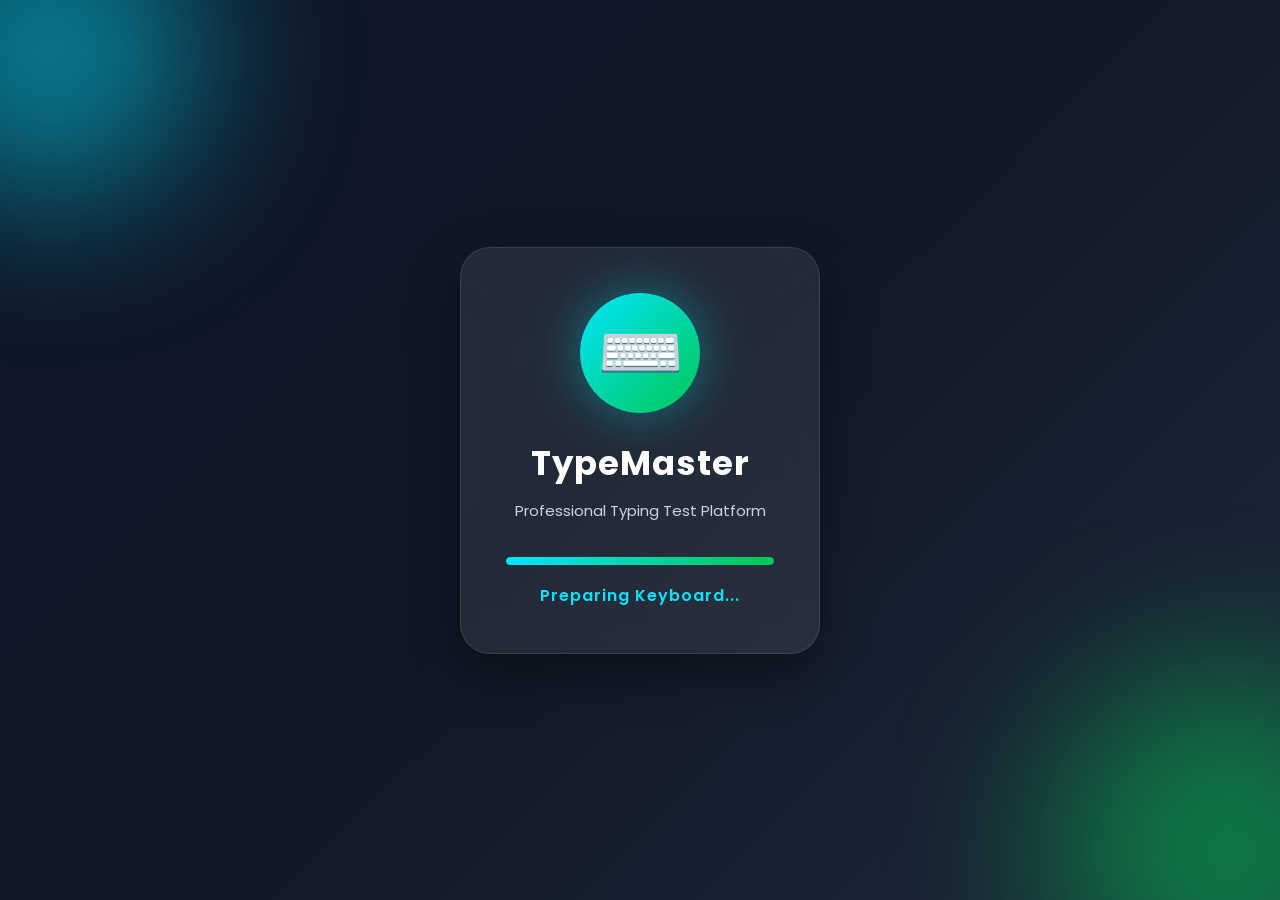
<file: Index.html>
<!DOCTYPE html>
<html lang="en">
<head>
<meta charset="UTF-8">
<meta name="viewport" content="width=device-width, initial-scale=1.0">
<title>Typing Test - Splash Screen</title>

<link rel="preconnect" href="https://fonts.googleapis.com">
<link rel="preconnect" href="https://fonts.gstatic.com" crossorigin>
<link href="https://fonts.googleapis.com/css2?family=Poppins:wght@300;400;500;600;700;800&display=swap" rel="stylesheet">

<!-- <link rel="stylesheet" href="style.css"> -->
  <style>
    *{
margin:0;
padding:0;
box-sizing:border-box;
font-family:Poppins,sans-serif;
}

body{

background:#0f172a;
overflow:hidden;

}

#splash{

position:fixed;
width:100%;
height:100vh;

display:flex;
justify-content:center;
align-items:center;

background:linear-gradient(135deg,#0f172a,#111827,#1e293b);

}

.glass{

width:360px;

padding:45px;

border-radius:30px;

backdrop-filter:blur(20px);

background:rgba(255,255,255,.08);

border:1px solid rgba(255,255,255,.1);

box-shadow:
0 20px 50px rgba(0,0,0,.4);

text-align:center;

z-index:2;

animation:popup .8s ease;

}

.logo{

font-size:70px;

width:120px;
height:120px;

margin:auto;

display:flex;
align-items:center;
justify-content:center;

border-radius:50%;

background:linear-gradient(135deg,#00E5FF,#00C853);

box-shadow:

0 0 50px rgba(0,229,255,.4);

animation:float 2s infinite ease-in-out;

}

h1{

margin-top:25px;

color:white;

font-size:34px;

font-weight:700;

letter-spacing:1px;

}

p{

margin-top:10px;

color:#cbd5e1;

font-size:15px;

}

.loader{

margin-top:35px;

width:100%;

height:8px;

background:rgba(255,255,255,.1);

border-radius:20px;

overflow:hidden;

}

.progress{

height:100%;

width:0;

background:linear-gradient(90deg,#00E5FF,#00C853);

border-radius:20px;

animation:loading 4s linear forwards;

}

#loadingText{

display:block;

margin-top:18px;

color:#00E5FF;

font-weight:600;

letter-spacing:1px;

}

.bg-circle{

position:absolute;

border-radius:50%;

filter:blur(80px);

opacity:.5;

}

.one{

width:300px;
height:300px;

background:#00E5FF;

left:-100px;
top:-100px;

animation:move1 10s infinite alternate;

}

.two{

width:350px;
height:350px;

background:#00C853;

right:-120px;
bottom:-120px;

animation:move2 10s infinite alternate;

}

@keyframes popup{

from{

transform:scale(.8);
opacity:0;

}

to{

transform:scale(1);
opacity:1;

}

}

@keyframes float{

0%,100%{

transform:translateY(0);

}

50%{

transform:translateY(-10px);

}

}

@keyframes loading{

100%{

width:100%;

}

}

@keyframes move1{

100%{

transform:translate(100px,100px);

}

}

@keyframes move2{

100%{

transform:translate(-100px,-80px);

}

}
  </style>
</head>
<body>

<div id="splash">

    <div class="bg-circle one"></div>
    <div class="bg-circle two"></div>

    <div class="glass">

        <div class="logo">
            ⌨️
        </div>

        <h1>TypeMaster</h1>

        <p>Professional Typing Test Platform</p>

        <div class="loader">
            <div class="progress"></div>
        </div>

        <span id="loadingText">Loading...</span>

    </div>

</div>

<script>
  const text = document.getElementById("loadingText");

const messages = [

"Loading Assets...",
"Preparing Keyboard...",
"Loading Words...",
"Optimizing Performance...",
"Almost Ready..."

];

let i = 0;

const interval = setInterval(()=>{

i++;

if(i < messages.length){

text.innerHTML = messages[i];

}

},800);

setTimeout(()=>{

clearInterval(interval);

window.location.href="login.html"; // Next Page

},4000);
</script>

</body>
</html>
</file>
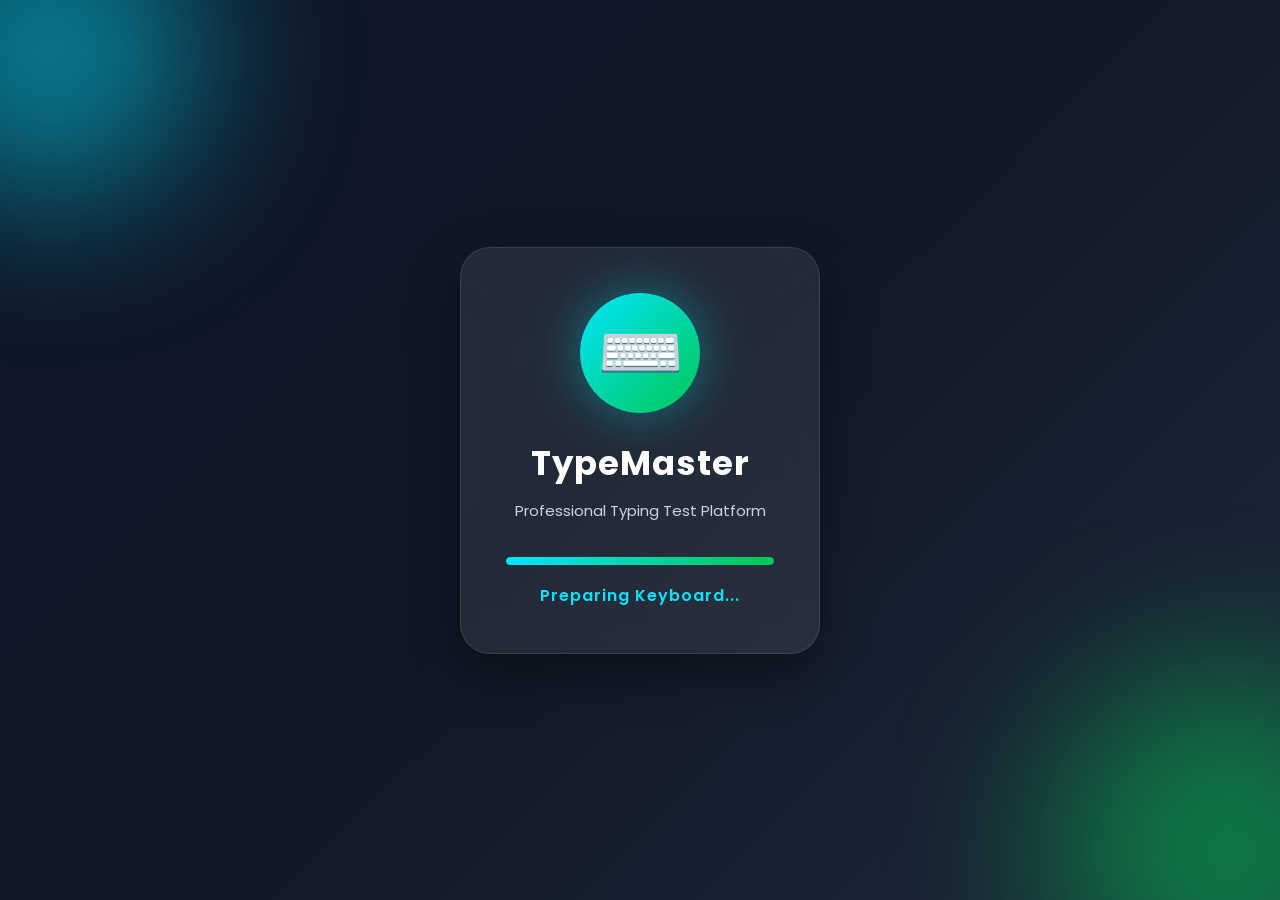
<file: index.html>
<!DOCTYPE html>
<html lang="en">
<head>
<meta charset="UTF-8">
<meta name="viewport" content="width=device-width, initial-scale=1.0">
<title>Typing Test - Splash Screen</title>

<link rel="preconnect" href="https://fonts.googleapis.com">
<link rel="preconnect" href="https://fonts.gstatic.com" crossorigin>
<link href="https://fonts.googleapis.com/css2?family=Poppins:wght@300;400;500;600;700;800&display=swap" rel="stylesheet">

<!-- <link rel="stylesheet" href="style.css"> -->
  <style>
    *{
margin:0;
padding:0;
box-sizing:border-box;
font-family:Poppins,sans-serif;
}

body{

background:#0f172a;
overflow:hidden;

}

#splash{

position:fixed;
width:100%;
height:100vh;

display:flex;
justify-content:center;
align-items:center;

background:linear-gradient(135deg,#0f172a,#111827,#1e293b);

}

.glass{

width:360px;

padding:45px;

border-radius:30px;

backdrop-filter:blur(20px);

background:rgba(255,255,255,.08);

border:1px solid rgba(255,255,255,.1);

box-shadow:
0 20px 50px rgba(0,0,0,.4);

text-align:center;

z-index:2;

animation:popup .8s ease;

}

.logo{

font-size:70px;

width:120px;
height:120px;

margin:auto;

display:flex;
align-items:center;
justify-content:center;

border-radius:50%;

background:linear-gradient(135deg,#00E5FF,#00C853);

box-shadow:

0 0 50px rgba(0,229,255,.4);

animation:float 2s infinite ease-in-out;

}

h1{

margin-top:25px;

color:white;

font-size:34px;

font-weight:700;

letter-spacing:1px;

}

p{

margin-top:10px;

color:#cbd5e1;

font-size:15px;

}

.loader{

margin-top:35px;

width:100%;

height:8px;

background:rgba(255,255,255,.1);

border-radius:20px;

overflow:hidden;

}

.progress{

height:100%;

width:0;

background:linear-gradient(90deg,#00E5FF,#00C853);

border-radius:20px;

animation:loading 4s linear forwards;

}

#loadingText{

display:block;

margin-top:18px;

color:#00E5FF;

font-weight:600;

letter-spacing:1px;

}

.bg-circle{

position:absolute;

border-radius:50%;

filter:blur(80px);

opacity:.5;

}

.one{

width:300px;
height:300px;

background:#00E5FF;

left:-100px;
top:-100px;

animation:move1 10s infinite alternate;

}

.two{

width:350px;
height:350px;

background:#00C853;

right:-120px;
bottom:-120px;

animation:move2 10s infinite alternate;

}

@keyframes popup{

from{

transform:scale(.8);
opacity:0;

}

to{

transform:scale(1);
opacity:1;

}

}

@keyframes float{

0%,100%{

transform:translateY(0);

}

50%{

transform:translateY(-10px);

}

}

@keyframes loading{

100%{

width:100%;

}

}

@keyframes move1{

100%{

transform:translate(100px,100px);

}

}

@keyframes move2{

100%{

transform:translate(-100px,-80px);

}

}
  </style>
</head>
<body>

<div id="splash">

    <div class="bg-circle one"></div>
    <div class="bg-circle two"></div>

    <div class="glass">

        <div class="logo">
            ⌨️
        </div>

        <h1>TypeMaster</h1>

        <p>Professional Typing Test Platform</p>

        <div class="loader">
            <div class="progress"></div>
        </div>

        <span id="loadingText">Loading...</span>

    </div>

</div>

<script>
  const text = document.getElementById("loadingText");

const messages = [

"Loading Assets...",
"Preparing Keyboard...",
"Loading Words...",
"Optimizing Performance...",
"Almost Ready..."

];

let i = 0;

const interval = setInterval(()=>{

i++;

if(i < messages.length){

text.innerHTML = messages[i];

}

},800);

setTimeout(()=>{

clearInterval(interval);

window.location.href="login.html"; // Next Page

},4000);
</script>

</body>
</html>
</file>
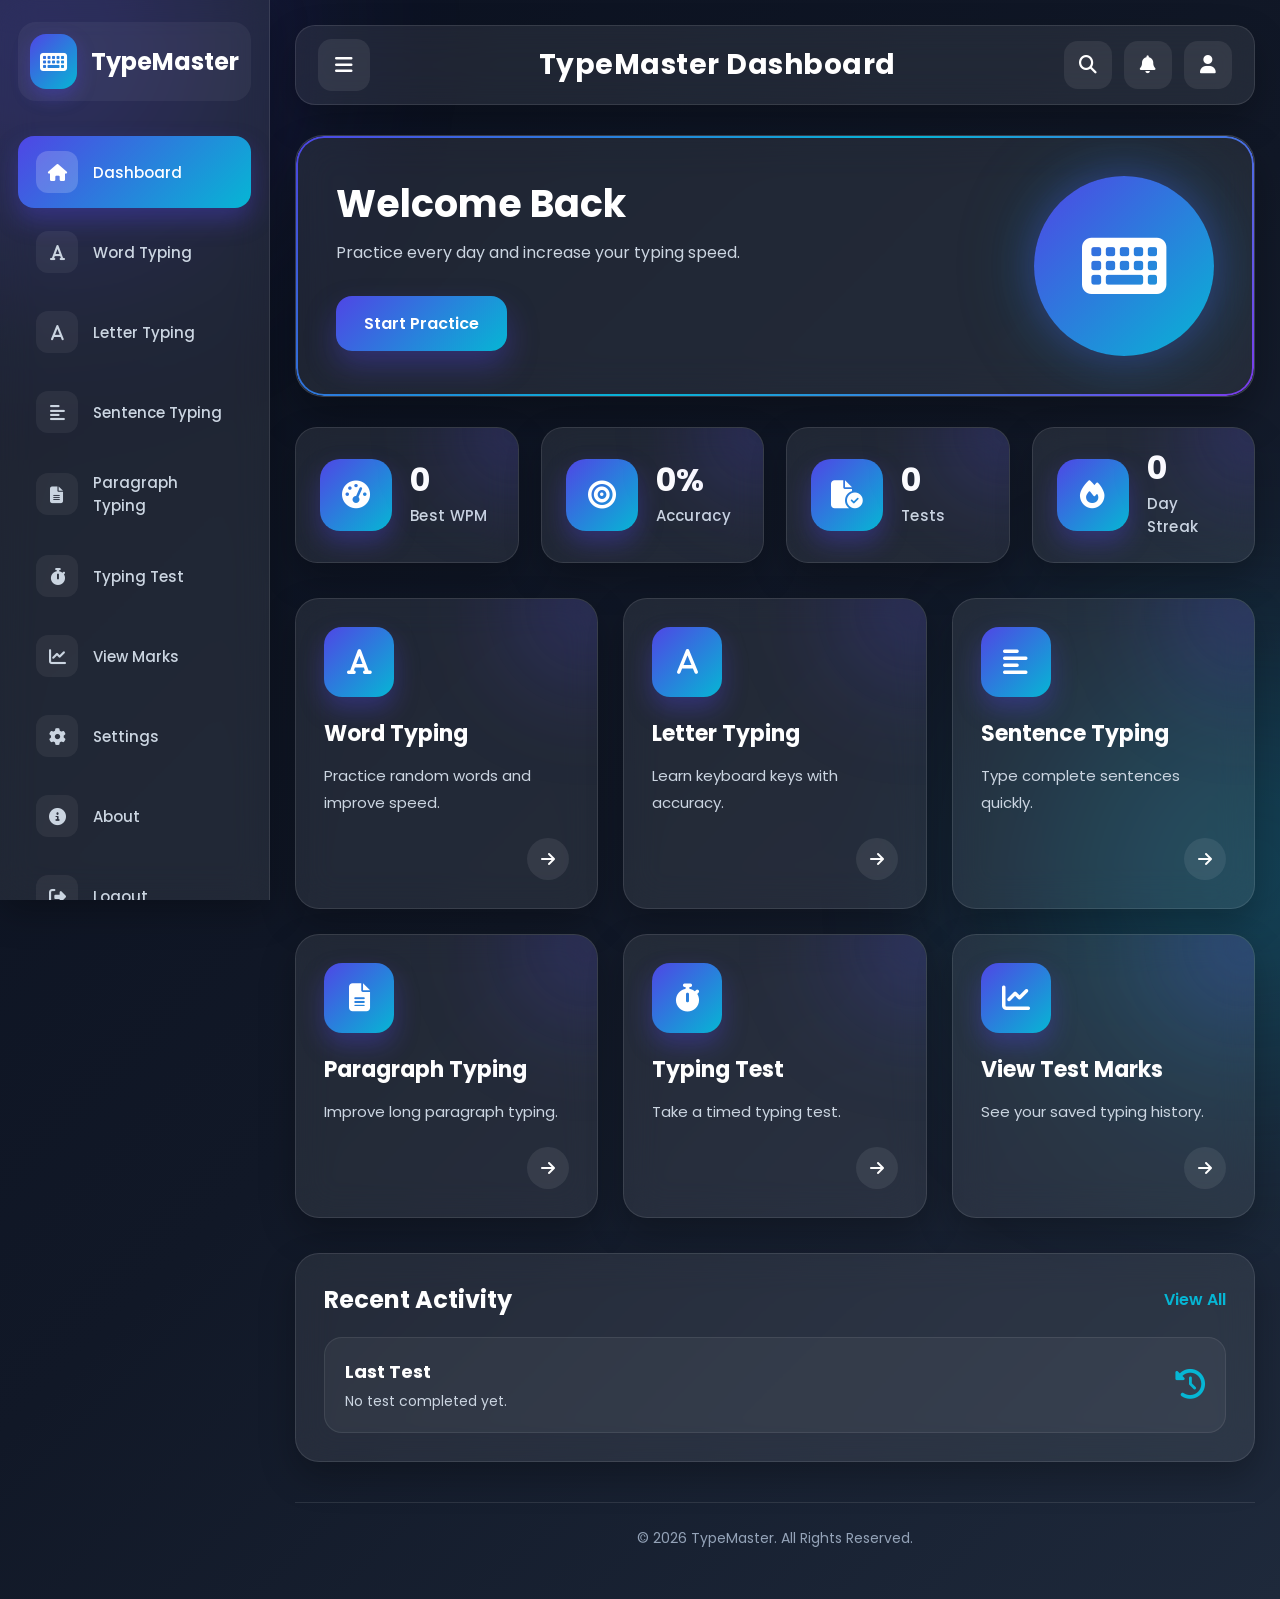
<file: home.html>
<!DOCTYPE html>
<html lang="en">

<head>

<meta charset="UTF-8">
<meta name="viewport" content="width=device-width, initial-scale=1.0">

<title>TypeMaster Dashboard</title>

<link rel="preconnect" href="https://fonts.googleapis.com">
<link rel="preconnect" href="https://fonts.gstatic.com" crossorigin>

<link href="https://fonts.googleapis.com/css2?family=Poppins:wght@300;400;500;600;700;800&display=swap" rel="stylesheet">

<link rel="stylesheet"
href="https://cdnjs.cloudflare.com/ajax/libs/font-awesome/6.7.2/css/all.min.css">

<!-- <link rel="stylesheet" href="style.css"> -->
  <style>
    /* ==========================================
   TYPEMASTER DASHBOARD
   STYLE.CSS - PART 1A
========================================== */

@import url('https://fonts.googleapis.com/css2?family=Poppins:wght@300;400;500;600;700;800&display=swap');

:root{

--primary:#4F46E5;
--secondary:#7C3AED;
--accent:#06B6D4;

--success:#22C55E;
--warning:#F59E0B;
--danger:#EF4444;

--bg:#0B1120;
--bg2:#111827;
--card:rgba(255,255,255,.08);

--text:#FFFFFF;
--text2:#CBD5E1;

--border:rgba(255,255,255,.10);

--radius:20px;

--shadow:
0 20px 40px rgba(0,0,0,.35);

}

*{

margin:0;
padding:0;

box-sizing:border-box;

font-family:'Poppins',sans-serif;

}

html{

scroll-behavior:smooth;

}

body{

background:
linear-gradient(135deg,#0B1120,#111827,#1E293B);

color:var(--text);

min-height:100vh;

overflow-x:hidden;

}

/* =============================
BACKGROUND
============================= */

body::before{

content:"";

position:fixed;

top:-180px;
left:-180px;

width:420px;
height:420px;

border-radius:50%;

background:#4F46E5;

filter:blur(120px);

opacity:.30;

z-index:-2;

}

body::after{

content:"";

position:fixed;

right:-180px;
bottom:-180px;

width:420px;
height:420px;

border-radius:50%;

background:#06B6D4;

filter:blur(120px);

opacity:.25;

z-index:-2;

}

/* Floating Glow */

.glow{

position:fixed;

width:220px;
height:220px;

border-radius:50%;

background:#7C3AED;

filter:blur(100px);

opacity:.15;

top:40%;

left:45%;

animation:floatGlow 10s infinite alternate;

z-index:-2;

}

@keyframes floatGlow{

0%{

transform:
translate(-60px,-20px);

}

100%{

transform:
translate(80px,50px);

}

}

/* =============================
LINKS
============================= */

a{

text-decoration:none;

color:inherit;

}

button{

font-family:'Poppins',sans-serif;

border:none;

outline:none;

cursor:pointer;

}

ul{

list-style:none;

}

img{

max-width:100%;

display:block;

}
    /* ==========================================
   SIDEBAR
========================================== */

.sidebar{

position:fixed;

top:0;
left:0;

width:270px;
height:100vh;

padding:22px 18px;

background:rgba(255,255,255,.08);

backdrop-filter:blur(18px);

-webkit-backdrop-filter:blur(18px);

border-right:1px solid rgba(255,255,255,.10);

box-shadow:0 10px 35px rgba(0,0,0,.30);

overflow-y:auto;

transition:.35s ease;

z-index:999;

}

/* Logo */

.logo{

display:flex;

align-items:center;

gap:14px;

margin-bottom:35px;

padding:12px;

border-radius:18px;

background:rgba(255,255,255,.05);

}

.logo i{

width:55px;
height:55px;

display:flex;

align-items:center;
justify-content:center;

font-size:24px;

border-radius:16px;

background:linear-gradient(135deg,#4F46E5,#06B6D4);

color:#fff;

box-shadow:0 8px 18px rgba(79,70,229,.35);

}

.logo h2{

font-size:24px;

font-weight:700;

color:#fff;

}

/* Menu */

.sidebar ul{

display:flex;

flex-direction:column;

gap:8px;

}

.sidebar ul li{

border-radius:16px;

overflow:hidden;

transition:.3s;

}

.sidebar ul li a{

display:flex;

align-items:center;

gap:15px;

padding:15px 18px;

font-size:15px;

font-weight:500;

color:#CBD5E1;

transition:.3s;

}

/* Icon */

.sidebar ul li a i{

width:42px;
height:42px;

display:flex;

align-items:center;
justify-content:center;

border-radius:12px;

background:rgba(255,255,255,.06);

font-size:17px;

transition:.3s;

}

/* Hover */

.sidebar ul li:hover{

transform:translateX(6px);

}

.sidebar ul li:hover a{

color:#fff;

background:rgba(255,255,255,.05);

}

.sidebar ul li:hover a i{

background:linear-gradient(135deg,#4F46E5,#06B6D4);

color:#fff;

}

/* Active */

.sidebar ul li.active{

background:linear-gradient(135deg,#4F46E5,#06B6D4);

box-shadow:0 12px 25px rgba(79,70,229,.35);

}

.sidebar ul li.active a{

color:#fff;

}

.sidebar ul li.active a i{

background:rgba(255,255,255,.18);

color:#fff;

}

/* Scrollbar */

.sidebar::-webkit-scrollbar{

width:6px;

}

.sidebar::-webkit-scrollbar-thumb{

background:#4F46E5;

border-radius:10px;

}

.sidebar::-webkit-scrollbar-track{

background:transparent;

}


    /* ==========================================
   MAIN CONTENT
========================================== */

.main{

margin-left:270px;

min-height:100vh;

padding:25px;

transition:.35s ease;

}

/* ==========================================
   TOPBAR
========================================== */

.topbar{

height:80px;

display:flex;

align-items:center;

justify-content:space-between;

padding:0 22px;

border-radius:20px;

background:rgba(255,255,255,.08);

backdrop-filter:blur(18px);

-webkit-backdrop-filter:blur(18px);

border:1px solid rgba(255,255,255,.10);

box-shadow:0 15px 35px rgba(0,0,0,.25);

margin-bottom:30px;

}

/* Menu Button */

#menuBtn{

width:52px;

height:52px;

border:none;

border-radius:14px;

background:rgba(255,255,255,.08);

color:#fff;

font-size:20px;

display:flex;

align-items:center;

justify-content:center;

transition:.3s;

}

#menuBtn:hover{

background:linear-gradient(135deg,#4F46E5,#06B6D4);

transform:rotate(90deg);

}

/* Title */

.topbar h1{

font-size:28px;

font-weight:700;

color:#fff;

letter-spacing:.5px;

}

/* Right Icons */

.top-icons{

display:flex;

align-items:center;

gap:12px;

}

.top-icons button{

width:48px;

height:48px;

border:none;

border-radius:14px;

background:rgba(255,255,255,.08);

color:#fff;

font-size:18px;

display:flex;

align-items:center;

justify-content:center;

transition:.3s;

}

.top-icons button:hover{

background:linear-gradient(135deg,#4F46E5,#06B6D4);

transform:translateY(-4px);

box-shadow:0 10px 20px rgba(79,70,229,.35);

}

/* ==========================================
   MOBILE
========================================== */

@media(max-width:991px){

.sidebar{

left:-280px;

}

.sidebar.show{

left:0;

}

.main{

margin-left:0;

padding:18px;

}

.topbar{

padding:0 15px;

}

.topbar h1{

font-size:22px;

}

}

@media(max-width:600px){

.topbar{

height:70px;

}

.topbar h1{

font-size:18px;

}

.top-icons{

gap:8px;

}

.top-icons button{

width:42px;

height:42px;

font-size:16px;

}

#menuBtn{

width:45px;

height:45px;

font-size:18px;

}

}

/* ==========================================
   WELCOME SECTION
========================================== */

.welcome{

display:flex;

justify-content:space-between;

align-items:center;

gap:30px;

margin-top:25px;

padding:40px;

border-radius:28px;

background:rgba(255,255,255,.08);

backdrop-filter:blur(20px);

-webkit-backdrop-filter:blur(20px);

border:1px solid rgba(255,255,255,.10);

box-shadow:0 20px 40px rgba(0,0,0,.30);

overflow:hidden;

position:relative;

}

/* Animated Gradient Border */

.welcome::before{

content:"";

position:absolute;

inset:0;

padding:2px;

border-radius:28px;

background:linear-gradient(
135deg,
#4F46E5,
#06B6D4,
#7C3AED
);

-webkit-mask:
linear-gradient(#fff 0 0) content-box,
linear-gradient(#fff 0 0);

-webkit-mask-composite:xor;

mask-composite:exclude;

pointer-events:none;

}

/* Left Side */

.welcome-text{

flex:1;

z-index:2;

}

.welcome-text h2{

font-size:38px;

font-weight:700;

color:#fff;

margin-bottom:12px;

line-height:1.2;

}

.welcome-text p{

font-size:16px;

color:#CBD5E1;

margin-bottom:28px;

line-height:1.8;

max-width:520px;

}

/* Button */

.start-btn{

display:inline-flex;

align-items:center;

gap:12px;

padding:15px 28px;

border-radius:16px;

font-size:16px;

font-weight:600;

background:linear-gradient(
135deg,
#4F46E5,
#06B6D4
);

color:#fff;

box-shadow:0 15px 30px rgba(79,70,229,.35);

transition:.35s;

}

.start-btn i{

font-size:18px;

}

.start-btn:hover{

transform:translateY(-5px);

box-shadow:0 20px 40px rgba(79,70,229,.45);

}

/* Right Side */

.welcome-image{

width:180px;

height:180px;

display:flex;

align-items:center;

justify-content:center;

border-radius:50%;

background:linear-gradient(
135deg,
#4F46E5,
#06B6D4
);

box-shadow:

0 0 40px rgba(79,70,229,.35),

0 0 80px rgba(6,182,212,.25);

animation:floatIcon 3s ease-in-out infinite;

}

.welcome-image i{

font-size:75px;

color:#fff;

}

/* Animation */

@keyframes floatIcon{

0%{

transform:translateY(0);

}

50%{

transform:translateY(-12px);

}

100%{

transform:translateY(0);

}

}

/* Mobile */

@media(max-width:900px){

.welcome{

flex-direction:column;

text-align:center;

padding:30px;

}

.welcome-text p{

max-width:100%;

}

.welcome-image{

width:140px;

height:140px;

}

.welcome-image i{

font-size:58px;

}

}

    /*=========================================
  STATISTICS SECTION
=========================================*/

.stats{

display:grid;

grid-template-columns:repeat(auto-fit,minmax(220px,1fr));

gap:22px;

margin:30px 0;

}

/* Card */

.stat-card{

position:relative;

display:flex;

align-items:center;

gap:18px;

padding:24px;

border-radius:22px;

background:rgba(255,255,255,.08);

backdrop-filter:blur(18px);

-webkit-backdrop-filter:blur(18px);

border:1px solid rgba(255,255,255,.10);

box-shadow:0 15px 35px rgba(0,0,0,.25);

overflow:hidden;

transition:.35s;

}

/* Glow */

.stat-card::before{

content:"";

position:absolute;

top:-60px;

right:-60px;

width:130px;

height:130px;

border-radius:50%;

background:rgba(79,70,229,.20);

filter:blur(40px);

transition:.4s;

}

.stat-card:hover{

transform:translateY(-8px);

box-shadow:0 22px 45px rgba(79,70,229,.25);

}

.stat-card:hover::before{

transform:scale(1.4);

}

/* Icon */

.stat-icon{

width:72px;

height:72px;

border-radius:20px;

display:flex;

align-items:center;

justify-content:center;

background:linear-gradient(135deg,#4F46E5,#06B6D4);

box-shadow:0 12px 25px rgba(79,70,229,.35);

flex-shrink:0;

}

.stat-icon i{

font-size:28px;

color:#fff;

}

/* Text */

.stat-info{

display:flex;

flex-direction:column;

}

.stat-info h3{

font-size:32px;

font-weight:700;

color:#fff;

line-height:1;

margin-bottom:8px;

}

.stat-info p{

font-size:15px;

color:#CBD5E1;

font-weight:500;

letter-spacing:.3px;

}

/* Responsive */

@media(max-width:768px){

.stats{

grid-template-columns:1fr;

}

.stat-card{

padding:20px;

}

.stat-icon{

width:60px;

height:60px;

}

.stat-icon i{

font-size:24px;

}

.stat-info h3{

font-size:28px;

}

}
/* ==========================================
   FEATURE CARDS
========================================== */

.features{

display:grid;

grid-template-columns:repeat(auto-fit,minmax(280px,1fr));

gap:25px;

margin-top:35px;

}

.feature-card{

position:relative;

padding:28px;

border-radius:24px;

background:rgba(255,255,255,.08);

backdrop-filter:blur(18px);

-webkit-backdrop-filter:blur(18px);

border:1px solid rgba(255,255,255,.10);

box-shadow:0 15px 35px rgba(0,0,0,.25);

overflow:hidden;

transition:.35s;

color:#fff;

}

/* Top Glow */

.feature-card::before{

content:"";

position:absolute;

top:-70px;

right:-70px;

width:160px;

height:160px;

border-radius:50%;

background:rgba(79,70,229,.20);

filter:blur(50px);

transition:.4s;

}

.feature-card:hover{

transform:translateY(-10px);

box-shadow:0 25px 45px rgba(79,70,229,.30);

}

.feature-card:hover::before{

transform:scale(1.4);

}

/* Icon */

.feature-icon{

width:70px;

height:70px;

display:flex;

align-items:center;

justify-content:center;

border-radius:18px;

background:linear-gradient(135deg,#4F46E5,#06B6D4);

margin-bottom:20px;

box-shadow:0 12px 25px rgba(79,70,229,.35);

transition:.35s;

}

.feature-icon i{

font-size:28px;

color:#fff;

}

.feature-card:hover .feature-icon{

transform:rotate(8deg) scale(1.08);

}

/* Heading */

.feature-card h3{

font-size:22px;

font-weight:700;

margin-bottom:12px;

}

/* Description */

.feature-card p{

font-size:15px;

line-height:1.8;

color:#CBD5E1;

}

/* Bottom Arrow */

.feature-card .arrow{

margin-top:22px;

display:flex;

justify-content:flex-end;

}

.feature-card .arrow i{

width:42px;

height:42px;

display:flex;

align-items:center;

justify-content:center;

border-radius:50%;

background:rgba(255,255,255,.08);

transition:.3s;

}

.feature-card:hover .arrow i{

background:linear-gradient(135deg,#4F46E5,#06B6D4);

transform:translateX(6px);

}

/* Responsive */

@media(max-width:768px){

.features{

grid-template-columns:1fr;

}

.feature-card{

padding:22px;

}

.feature-card h3{

font-size:20px;

}

.feature-icon{

width:60px;

height:60px;

}

.feature-icon i{

font-size:24px;

}

}

    /* ==========================================
   RECENT ACTIVITY
========================================== */

.activity{

margin-top:35px;

padding:28px;

border-radius:24px;

background:rgba(255,255,255,.08);

backdrop-filter:blur(18px);

border:1px solid rgba(255,255,255,.10);

box-shadow:0 15px 35px rgba(0,0,0,.25);

}

.section-title{

display:flex;

justify-content:space-between;

align-items:center;

margin-bottom:20px;

}

.section-title h2{

font-size:24px;

font-weight:700;

color:#fff;

}

.section-title a{

color:#06B6D4;

font-weight:600;

transition:.3s;

}

.section-title a:hover{

color:#4F46E5;

}

.activity-card{

display:flex;

justify-content:space-between;

align-items:center;

padding:20px;

border-radius:18px;

background:rgba(255,255,255,.05);

border:1px solid rgba(255,255,255,.08);

transition:.35s;

}

.activity-card:hover{

transform:translateY(-4px);

background:rgba(255,255,255,.08);

}

.activity-card h4{

font-size:18px;

margin-bottom:6px;

color:#fff;

}

.activity-card p{

font-size:14px;

color:#CBD5E1;

}

.activity-card i{

font-size:30px;

color:#06B6D4;

}

/* ==========================================
   FOOTER
========================================== */

footer{

margin-top:40px;

padding:25px;

text-align:center;

border-top:1px solid rgba(255,255,255,.10);

color:#94A3B8;

font-size:14px;

}

/* ==========================================
   SMOOTH ANIMATIONS
========================================== */

.feature-card,
.stat-card,
.activity-card,
.welcome{

animation:fadeUp .6s ease;

}

@keyframes fadeUp{

from{

opacity:0;

transform:translateY(20px);

}

to{

opacity:1;

transform:translateY(0);

}

}

/* ==========================================
   CUSTOM SCROLLBAR
========================================== */

::-webkit-scrollbar{

width:8px;

}

::-webkit-scrollbar-track{

background:#111827;

}

::-webkit-scrollbar-thumb{

background:linear-gradient(#4F46E5,#06B6D4);

border-radius:20px;

}

::-webkit-scrollbar-thumb:hover{

background:linear-gradient(#06B6D4,#4F46E5);

}

/* ==========================================
   RESPONSIVE
========================================== */

@media(max-width:768px){

.activity{

padding:20px;

}

.section-title{

flex-direction:column;

align-items:flex-start;

gap:10px;

}

.activity-card{

flex-direction:column;

align-items:flex-start;

gap:15px;

}

footer{

font-size:13px;

padding:20px;

}

}
/* ==========================================
   SEARCH POPUP
   PART 2
========================================== */


/* ==========================
   OVERLAY
========================== */

.search-overlay{

position:fixed;

top:0;

left:0;

width:100%;

height:100%;

background:rgba(0,0,0,.55);

backdrop-filter:blur(8px);

display:flex;

justify-content:center;

align-items:flex-start;

padding-top:90px;

opacity:0;

visibility:hidden;

transition:.35s;

z-index:9999;

}



.search-overlay.active{

opacity:1;

visibility:visible;

}



/* ==========================
   POPUP
========================== */

.search-popup{

width:95%;

max-width:650px;

background:#1e293b;

border-radius:18px;

overflow:hidden;

box-shadow:0 20px 50px rgba(0,0,0,.4);

transform:translateY(-30px);

transition:.35s;

}



.search-overlay.active .search-popup{

transform:translateY(0);

}



/* ==========================
   SEARCH HEADER
========================== */

.search-header{

display:flex;

align-items:center;

gap:15px;

padding:18px;

background:#0f172a;

}



.search-header i{

font-size:22px;

color:#6366f1;

}



.search-header input{

flex:1;

background:none;

border:none;

outline:none;

font-size:17px;

color:#fff;

}



.search-header input::placeholder{

color:#94a3b8;

}



/* ==========================
   CLOSE BUTTON
========================== */

.close-search{

width:42px;

height:42px;

border:none;

border-radius:12px;

background:#334155;

color:#fff;

cursor:pointer;

font-size:18px;

transition:.3s;

}



.close-search:hover{

background:#ef4444;

}



/* ==========================
   RESULTS
========================== */

.search-results{

max-height:420px;

overflow-y:auto;

}



.search-item{

display:flex;

align-items:center;

gap:15px;

padding:18px;

cursor:pointer;

transition:.25s;

border-bottom:1px solid rgba(255,255,255,.08);

}



.search-item:hover{

background:rgba(99,102,241,.15);

}



.search-item i{

font-size:22px;

color:#6366f1;

min-width:28px;

}



.search-item h4{

font-size:17px;

color:#fff;

margin-bottom:4px;

}



.search-item p{

font-size:13px;

color:#cbd5e1;

}
   /* ==========================================
   NOTIFICATION BLUR OVERLAY
========================================== */


.notification-overlay{

position:fixed;

top:0;

left:0;

width:100%;

height:100%;

background:rgba(0,0,0,0.55);

backdrop-filter:blur(10px);

display:flex;

align-items:center;

justify-content:center;

opacity:0;

visibility:hidden;

transition:.35s;

z-index:99999;

}


/* OPEN */

.notification-overlay.active{

opacity:1;

visibility:visible;

}



/* ==========================
   NOTIFICATION PANEL
========================== */


.notification-panel{

width:90%;

max-width:500px;

max-height:600px;

background:#ffffff;

border-radius:20px;

overflow:hidden;

box-shadow:0 20px 50px rgba(0,0,0,.35);

transform:translateY(-40px);

transition:.35s;

}



.notification-overlay.active 
.notification-panel{

transform:translateY(0);

}



/* ==========================
   HEADER
========================== */


.notification-header{

display:flex;

align-items:center;

justify-content:space-between;

padding:20px;

background:#0f172a;

color:white;

}


.notification-header h2{

font-size:20px;

display:flex;

align-items:center;

gap:10px;

}


.notification-header h2 i{

color:#6366f1;

}



#closeNotification{

width:40px;

height:40px;

border:none;

border-radius:50%;

background:#334155;

color:white;

font-size:18px;

cursor:pointer;

}



#closeNotification:hover{

background:#ef4444;

}



/* ==========================
   NOTIFICATION LIST
========================== */


#notificationBox{

padding:15px;

max-height:450px;

overflow-y:auto;

}



.notification-item{

background:#f1f5f9;

padding:15px;

border-radius:12px;

margin-bottom:10px;

}



.notification-item h4{

color:#2563eb;

margin-bottom:5px;

}


.notification-item p{

color:#334155;

font-size:14px;

}


.notification-item small{

color:#64748b;

font-size:12px;

}



/* ==========================
   MOBILE
========================== */


@media(max-width:600px){

.notification-panel{

width:95%;

}


.notification-header h2{

font-size:17px;

}

} 
    
  </style>

</head>

<body>

<!--==========================
SIDEBAR
===========================-->

<aside class="sidebar" id="sidebar">

<div class="logo">

<i class="fa-solid fa-keyboard"></i>

<h2>TypeMaster</h2>

</div>

<ul>

<li class="active">
<a href="home.html">
<i class="fa-solid fa-house"></i>
<span>Dashboard</span>
</a>
</li>

<li>
<a href="pages/word.html">
<i class="fa-solid fa-font"></i>
<span>Word Typing</span>
</a>
</li>

<li>
<a href="pages/letter.html">
<i class="fa-solid fa-a"></i>
<span>Letter Typing</span>
</a>
</li>

<li>
<a href="pages/sentence.html">
<i class="fa-solid fa-align-left"></i>
<span>Sentence Typing</span>
</a>
</li>

<li>
<a href="pages/paragraph.html">
<i class="fa-solid fa-file-lines"></i>
<span>Paragraph Typing</span>
</a>
</li>

<li>
<a href="pages/test.html">
<i class="fa-solid fa-stopwatch"></i>
<span>Typing Test</span>
</a>
</li>

<li>
<a href="pages/marks.html">
<i class="fa-solid fa-chart-line"></i>
<span>View Marks</span>
</a>
</li>

<li>
<a href="pages/settings.html">
<i class="fa-solid fa-gear"></i>
<span>Settings</span>
</a>
</li>

<li>
<a href="pages/about.html">
<i class="fa-solid fa-circle-info"></i>
<span>About</span>
</a>
</li>

<li>
<a href="login.html">
<i class="fa-solid fa-right-from-bracket"></i>
<span>Logout</span>
</a>
</li>

</ul>

</aside>

<!--==========================
MAIN
===========================-->

<div class="main">

<header class="topbar">

<button id="menuBtn">

<i class="fa-solid fa-bars"></i>

</button>

<h1>

TypeMaster Dashboard

</h1>

<div class="top-icons">

<button id="searchBtn">

<i class="fa-solid fa-magnifying-glass"></i>

</button>

<button id="notificationBtn">

<i class="fa-solid fa-bell"></i>

</button>

<button>

<i class="fa-solid fa-user"></i>

</button>

</div>

</header>

<!--==========================
WELCOME SECTION
===========================-->

<section class="welcome">

<div class="welcome-text">

<h2>

Welcome Back

</h2>

<p>

Practice every day and increase your typing speed.

</p>

<a href="pages/word.html" class="start-btn">

Start Practice

</a>

</div>

<div class="welcome-image">

<i class="fa-solid fa-keyboard"></i>

</div>

</section>
<!--==========================
STATISTICS
===========================-->

<section class="stats">

<div class="stat-card">

<div class="stat-icon">
<i class="fa-solid fa-gauge-high"></i>
</div>

<div class="stat-info">
<h3 id="bestWpm">0</h3>
<p>Best WPM</p>
</div>

</div>

<div class="stat-card">

<div class="stat-icon">
<i class="fa-solid fa-bullseye"></i>
</div>

<div class="stat-info">
<h3 id="accuracy">0%</h3>
<p>Accuracy</p>
</div>

</div>

<div class="stat-card">

<div class="stat-icon">
<i class="fa-solid fa-file-circle-check"></i>
</div>

<div class="stat-info">
<h3 id="tests">0</h3>
<p>Tests</p>
</div>

</div>

<div class="stat-card">

<div class="stat-icon">
<i class="fa-solid fa-fire"></i>
</div>

<div class="stat-info">
<h3 id="streak">0</h3>
<p>Day Streak</p>
</div>

</div>

</section>

<!--==========================
FEATURE CARDS
===========================-->

<section class="features">

<a href="pages/word.html" class="feature-card">

    <div class="feature-icon">
        <i class="fa-solid fa-font"></i>
    </div>

    <h3>Word Typing</h3>

    <p>
        Practice random words and improve speed.
    </p>

    <div class="arrow">
        <i class="fa-solid fa-arrow-right"></i>
    </div>

</a>

<a href="pages/letter.html" class="feature-card">

    <div class="feature-icon">
        <i class="fa-solid fa-a"></i>
    </div>

    <h3>Letter Typing</h3>

    <p>
        Learn keyboard keys with accuracy.
    </p>

    <div class="arrow">
        <i class="fa-solid fa-arrow-right"></i>
    </div>

</a>

<a href="pages/sentence.html" class="feature-card">

    <div class="feature-icon">
        <i class="fa-solid fa-align-left"></i>
    </div>

    <h3>Sentence Typing</h3>

    <p>
        Type complete sentences quickly.
    </p>

    <div class="arrow">
        <i class="fa-solid fa-arrow-right"></i>
    </div>

</a>

<a href="pages/paragraph.html" class="feature-card">

    <div class="feature-icon">
        <i class="fa-solid fa-file-lines"></i>
    </div>

    <h3>Paragraph Typing</h3>

    <p>
        Improve long paragraph typing.
    </p>

    <div class="arrow">
        <i class="fa-solid fa-arrow-right"></i>
    </div>

</a>

<a href="pages/test.html" class="feature-card">

    <div class="feature-icon">
        <i class="fa-solid fa-stopwatch"></i>
    </div>

    <h3>Typing Test</h3>

    <p>
        Take a timed typing test.
    </p>

    <div class="arrow">
        <i class="fa-solid fa-arrow-right"></i>
    </div>

</a>

<a href="pages/marks.html" class="feature-card">

    <div class="feature-icon">
        <i class="fa-solid fa-chart-line"></i>
    </div>

    <h3>View Test Marks</h3>

    <p>
        See your saved typing history.
    </p>

    <div class="arrow">
        <i class="fa-solid fa-arrow-right"></i>
    </div>

</a>

</section>
<!--==========================
RECENT ACTIVITY
===========================-->

<section class="activity">

<div class="section-title">

<h2>Recent Activity</h2>

<a href="pages/marks.html">

View All

</a>

</div>

<div class="activity-card">

<div>

<h4>Last Test</h4>

<p>No test completed yet.</p>

</div>

<div>

<i class="fa-solid fa-clock-rotate-left"></i>

</div>

</div>

</section>

<!--==========================
FOOTER
===========================-->

<footer>

<p>

© 2026 TypeMaster. All Rights Reserved.

</p>

</footer>

</div>
<!-- ==========================
     SEARCH POPUP
========================== -->

<div id="searchOverlay" class="search-overlay">

<div class="search-popup">

<div class="search-header">

<i class="fa-solid fa-magnifying-glass"></i>

<input
type="text"
id="searchInput"
placeholder="Search Word, Letter, Test, Profile..."
autocomplete="off">

<button
id="closeSearch"
class="close-search">

<i class="fa-solid fa-xmark"></i>

</button>

</div>

<div
id="searchResults"
class="search-results">

<!-- Search Results -->

</div>

</div>

</div>
  <!-- ==========================
 NOTIFICATION OVERLAY
========================== -->

<div id="notificationOverlay" class="notification-overlay">


<div class="notification-panel">


<div class="notification-header">

<h2>
<i class="fa-solid fa-bell"></i>
Notifications
</h2>


<button id="closeNotification">

<i class="fa-solid fa-xmark"></i>

</button>


</div>


<div id="notificationBox">


<!-- Notifications will appear here -->


</div>


</div>


</div>
<script>
  /* ==========================================
   TYPEMASTER DASHBOARD
   script.js
========================================== */


// ===============================
// SIDEBAR MENU
// ===============================

const menuBtn = document.getElementById("menuBtn");
const sidebar = document.getElementById("sidebar");


if(menuBtn){

    menuBtn.addEventListener("click",()=>{

        sidebar.classList.toggle("show");

    });

}



// Close sidebar outside click (Mobile)

document.addEventListener("click",(e)=>{

    if(window.innerWidth <= 991){

        if(
            sidebar &&
            !sidebar.contains(e.target) &&
            !menuBtn.contains(e.target)
        ){

            sidebar.classList.remove("show");

        }

    }

});




// ===============================
// LOAD USER STATS
// ===============================


let userStats = JSON.parse(
localStorage.getItem("typingStats")
);



if(!userStats){

    userStats = {

        bestWpm:0,
        accuracy:0,
        tests:0,
        streak:0

    };

}



const bestWpm =
document.getElementById("bestWpm");

const accuracy =
document.getElementById("accuracy");

const tests =
document.getElementById("tests");

const streak =
document.getElementById("streak");



if(bestWpm){

    bestWpm.innerHTML =
    userStats.bestWpm;

}


if(accuracy){

    accuracy.innerHTML =
    userStats.accuracy+"%";

}


if(tests){

    tests.innerHTML =
    userStats.tests;

}


if(streak){

    streak.innerHTML =
    userStats.streak;

}





// ===============================
// NUMBER ANIMATION
// ===============================


function animateNumber(element,value){

    let start = 0;

    let speed = value/50;


    let timer = setInterval(()=>{


        start += speed;


        if(start >= value){

            element.innerHTML=value;

            clearInterval(timer);

        }

        else{

            element.innerHTML=Math.floor(start);

        }


    },20);

}



if(bestWpm){

animateNumber(
bestWpm,
userStats.bestWpm
);

}


if(tests){

animateNumber(
tests,
userStats.tests
);

}




// ===============================
// NOTIFICATION BUTTON
// ===============================


const notification =
document.querySelector(".top-icons button:nth-child(2)");



if(notification){

notification.addEventListener("click",()=>{


// alert(
// "No new notifications"
// );


});

}



// ===============================
// PROFILE BUTTON
// ===============================


const profile =
document.querySelector(".top-icons button:nth-child(3)");



if(profile){

profile.addEventListener("click",()=>{


window.location.href="pages/profile.html";


});

}





// ===============================
// LOGOUT
// ===============================


const logout =
document.querySelector(
'a[href="login.html"]'
);



if(logout){

logout.addEventListener("click",(e)=>{


let confirmLogout =
confirm(
"Are you sure you want to logout?"
);



if(!confirmLogout){

e.preventDefault();

}


});


}





// ===============================
// PAGE LOAD EFFECT
// ===============================


window.addEventListener(
"load",
()=>{


document.body.style.opacity="1";


}

);





// ===============================
// SAVE LAST VISIT
// ===============================


localStorage.setItem(
"lastVisit",
new Date().toLocaleString()
);





console.log(
"TypeMaster Dashboard Loaded Successfully"
);
  /* ==========================================
   SEARCH POPUP
========================================== */

const searchBtn = document.getElementById("searchBtn");
const searchOverlay = document.getElementById("searchOverlay");
const closeSearch = document.getElementById("closeSearch");
const searchInput = document.getElementById("searchInput");
const searchResults = document.getElementById("searchResults");



// ===============================
// SEARCH DATA
// ===============================

const searchData = [

{
title:"Word Typing",
desc:"Practice random words",
icon:"fa-font",
url:"pages/word.html"
},

{
title:"Letter Typing",
desc:"Keyboard key practice",
icon:"fa-a",
url:"pages/letter.html"
},

{
title:"Sentence Typing",
desc:"Practice complete sentences",
icon:"fa-align-left",
url:"pages/sentence.html"
},

{
title:"Paragraph Typing",
desc:"Long paragraph practice",
icon:"fa-file-lines",
url:"pages/paragraph.html"
},

{
title:"Typing Test",
desc:"Timed typing test",
icon:"fa-stopwatch",
url:"pages/test.html"
},

{
title:"View Test Marks",
desc:"See typing history",
icon:"fa-chart-line",
url:"pages/marks.html"
},

{
title:"Profile",
desc:"Your profile",
icon:"fa-user",
url:"pages/profile.html"
},

{
title:"Settings",
desc:"Application settings",
icon:"fa-gear",
url:"pages/settings.html"
},

{
title:"About",
desc:"About TypeMaster",
icon:"fa-circle-info",
url:"pages/about.html"
}

];



// ===============================
// OPEN SEARCH
// ===============================

searchBtn.addEventListener("click",()=>{

searchOverlay.classList.add("active");

searchInput.focus();

showResults("");

});



// ===============================
// CLOSE SEARCH
// ===============================

closeSearch.addEventListener("click",()=>{

searchOverlay.classList.remove("active");

searchInput.value="";

});



// Click outside popup

searchOverlay.addEventListener("click",(e)=>{

if(e.target===searchOverlay){

searchOverlay.classList.remove("active");

}

});



// ===============================
// SHOW RESULTS
// ===============================

function showResults(keyword){

searchResults.innerHTML="";

const result=searchData.filter(item=>

item.title.toLowerCase().includes(keyword.toLowerCase())

);

if(result.length===0){

searchResults.innerHTML=

"<div class='search-item'><h4>No Results Found</h4></div>";

return;

}

result.forEach(item=>{

searchResults.innerHTML+=`

<div class="search-item"

onclick="location.href='${item.url}'">

<i class="fa-solid ${item.icon}"></i>

<div>

<h4>${item.title}</h4>

<p>${item.desc}</p>

</div>

</div>

`;

});

}



// ===============================
// LIVE SEARCH
// ===============================

searchInput.addEventListener("input",()=>{

showResults(searchInput.value);

});



// ===============================
// ESC KEY
// ===============================

document.addEventListener("keydown",(e)=>{

if(e.key==="Escape"){

searchOverlay.classList.remove("active");

}

});
  /* ==========================================
   NOTIFICATION POPUP SYSTEM
========================================== */


const notificationBtn = 
document.getElementById("notificationBtn");


const notificationOverlay = 
document.getElementById("notificationOverlay");


const closeNotification = 
document.getElementById("closeNotification");


const notificationBox = 
document.getElementById("notificationBox");



// ===============================
// OPEN NOTIFICATION
// ===============================

if(notificationBtn){

notificationBtn.addEventListener("click",()=>{


showNotifications();


notificationOverlay.classList.add("active");


});

}




// ===============================
// CLOSE BUTTON
// ===============================

if(closeNotification){

closeNotification.addEventListener("click",()=>{


notificationOverlay.classList.remove("active");


});

}




// ===============================
// CLICK OUTSIDE CLOSE
// ===============================

if(notificationOverlay){

notificationOverlay.addEventListener("click",(e)=>{


if(e.target === notificationOverlay){


notificationOverlay.classList.remove("active");


}


});

}



// ===============================
// SHOW NOTIFICATIONS
// ===============================

function showNotifications(){


let data = 

JSON.parse(

localStorage.getItem("notifications")

) || [];



notificationBox.innerHTML="";



if(data.length===0){


notificationBox.innerHTML=

`

<div class="notification-item">

<h4>No Notifications</h4>

<p>Complete a test to get notifications.</p>

</div>

`;


return;


}



data.forEach(item=>{


notificationBox.innerHTML +=

`

<div class="notification-item">


<h4>
🔔 Test Completed
</h4>


<p>
${item.text}
</p>


<small>
${item.time}
</small>


</div>

`;


});


}
</script>
<!-- <script src="../data/words.js"></script> -->
</body>

  </html>
</file>
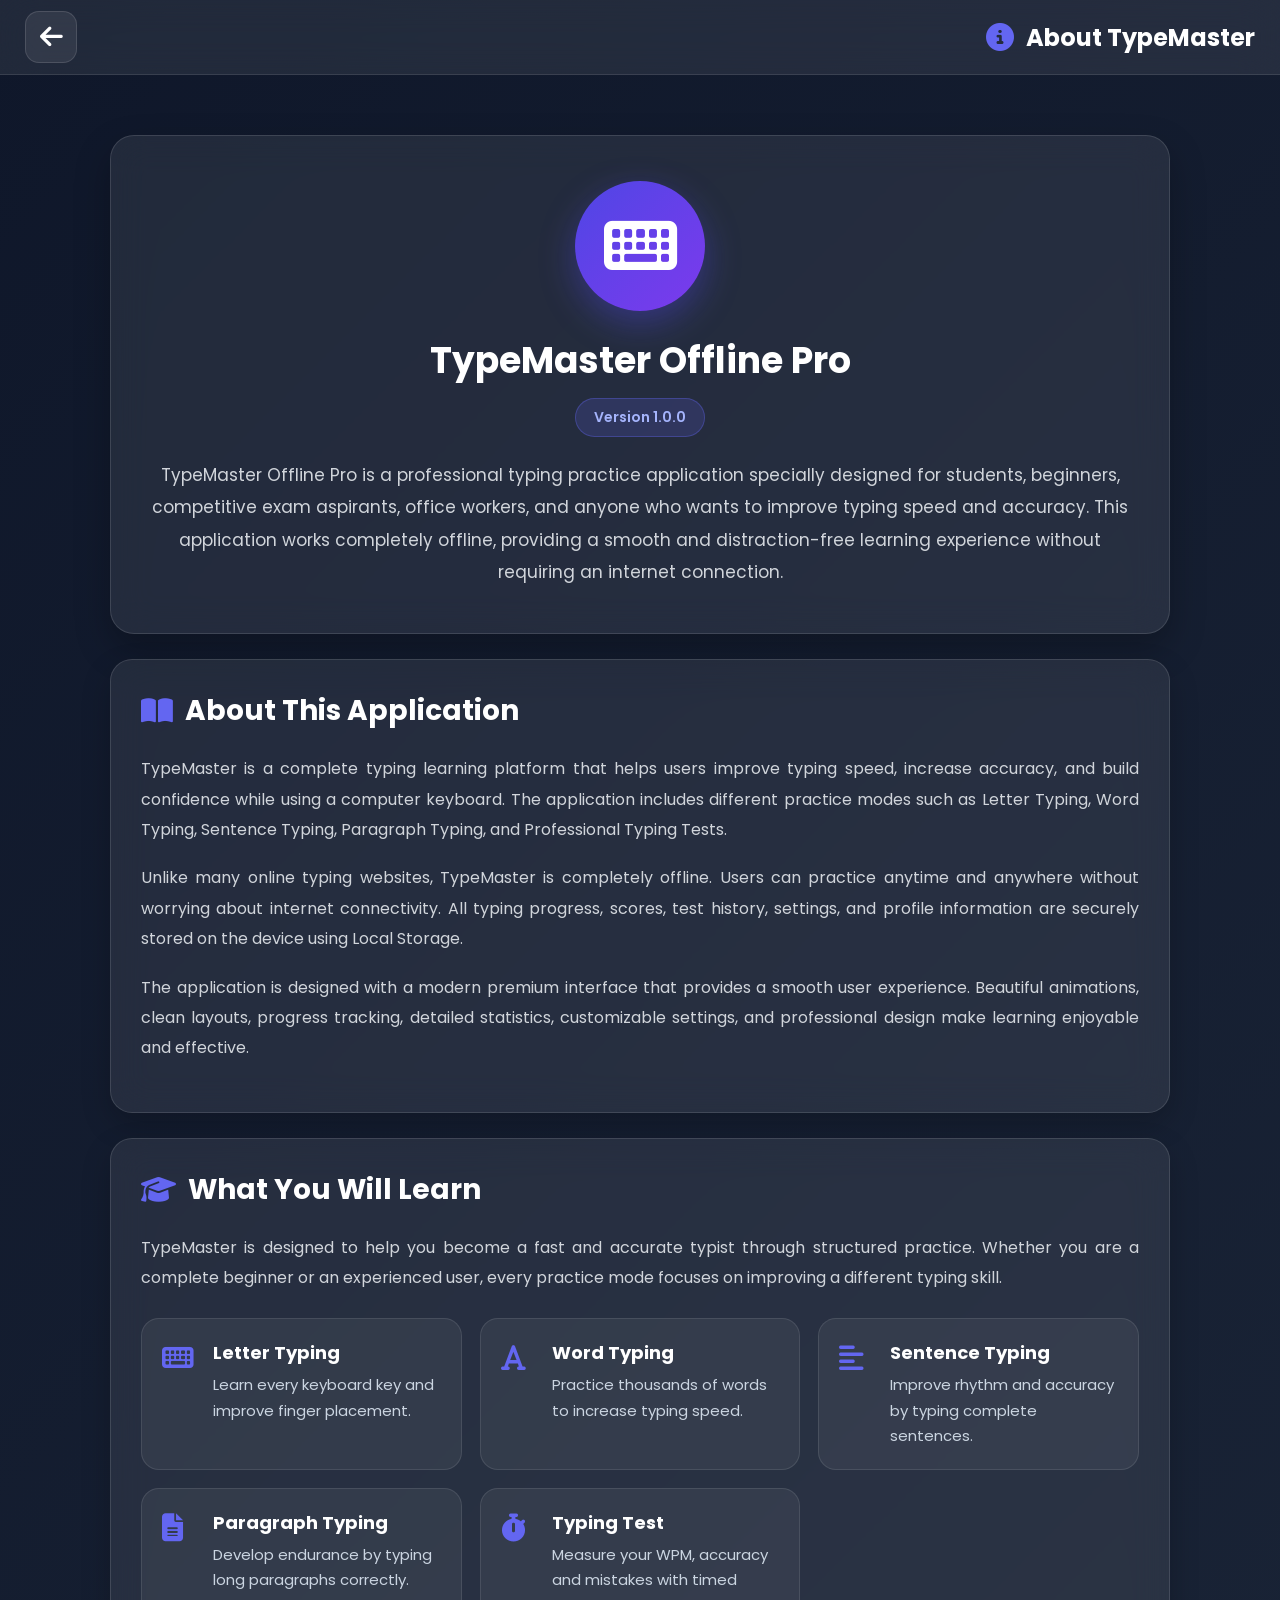
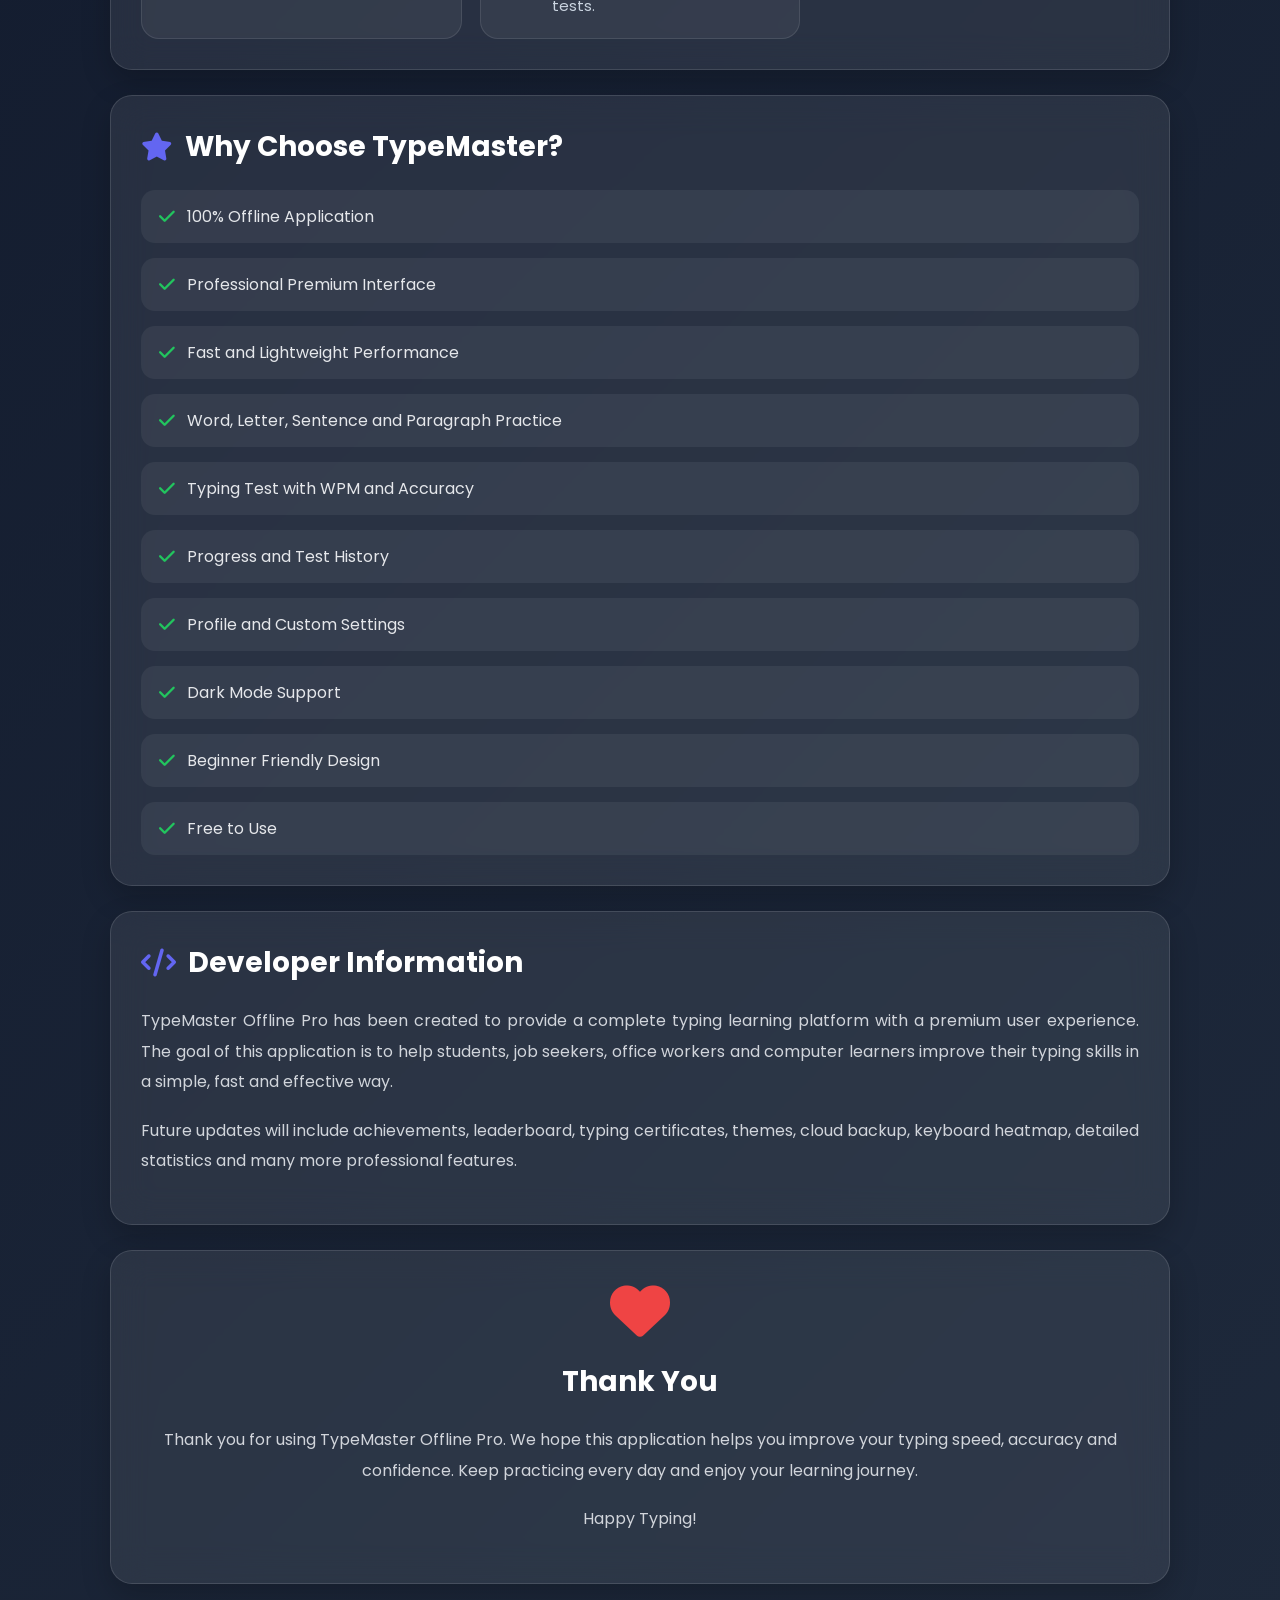
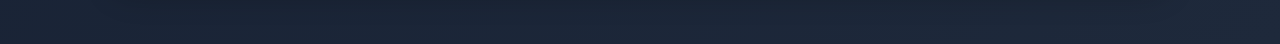
<file: pages/about.html>
<!DOCTYPE html>
<html lang="en">

<head>

<meta charset="UTF-8">

<meta name="viewport"
content="width=device-width, initial-scale=1.0">

<title>About TypeMaster | TypeMaster</title>

<link rel="preconnect"
href="https://fonts.googleapis.com">

<link rel="preconnect"
href="https://fonts.gstatic.com"
crossorigin>

<link href="https://fonts.googleapis.com/css2?family=Poppins:wght@300;400;500;600;700;800&display=swap"
rel="stylesheet">

<link rel="stylesheet"
href="https://cdnjs.cloudflare.com/ajax/libs/font-awesome/6.7.2/css/all.min.css">

<link rel="stylesheet"
href="../css/about.css">

</head>

<body>

<!-- ==========================
HEADER
========================== -->

<header class="about-header">

<a href="../home.html"
class="back-btn">

<i class="fa-solid fa-arrow-left"></i>

</a>

<div class="header-title">

<i class="fa-solid fa-circle-info"></i>

<h2>About TypeMaster</h2>

</div>

</header>



<!-- ==========================
MAIN
========================== -->

<main class="about-container">

<section class="hero-card">

<div class="app-logo">

<i class="fa-solid fa-keyboard"></i>

</div>

<h1>

TypeMaster Offline Pro

</h1>

<p class="version">

Version 1.0.0

</p>

<p class="hero-text">

TypeMaster Offline Pro is a professional typing practice application specially designed for students, beginners, competitive exam aspirants, office workers, and anyone who wants to improve typing speed and accuracy. This application works completely offline, providing a smooth and distraction-free learning experience without requiring an internet connection.

</p>

</section>



<!-- ==========================
ABOUT APP
========================== -->

<section class="about-card">

<h2>

<i class="fa-solid fa-book-open"></i>

About This Application

</h2>

<p>

TypeMaster is a complete typing learning platform that helps users improve typing speed, increase accuracy, and build confidence while using a computer keyboard. The application includes different practice modes such as Letter Typing, Word Typing, Sentence Typing, Paragraph Typing, and Professional Typing Tests.

</p>

<p>

Unlike many online typing websites, TypeMaster is completely offline. Users can practice anytime and anywhere without worrying about internet connectivity. All typing progress, scores, test history, settings, and profile information are securely stored on the device using Local Storage.

</p>

<p>

The application is designed with a modern premium interface that provides a smooth user experience. Beautiful animations, clean layouts, progress tracking, detailed statistics, customizable settings, and professional design make learning enjoyable and effective.

</p>

</section>
<!-- ==========================
WHAT YOU WILL LEARN
========================== -->

<section class="about-card">

<h2>

<i class="fa-solid fa-graduation-cap"></i>

What You Will Learn

</h2>

<p>

TypeMaster is designed to help you become a fast and accurate typist through structured practice. Whether you are a complete beginner or an experienced user, every practice mode focuses on improving a different typing skill.

</p>

<div class="feature-list">

<div class="feature-item">

<i class="fa-solid fa-keyboard"></i>

<div>

<h3>Letter Typing</h3>

<p>Learn every keyboard key and improve finger placement.</p>

</div>

</div>

<div class="feature-item">

<i class="fa-solid fa-font"></i>

<div>

<h3>Word Typing</h3>

<p>Practice thousands of words to increase typing speed.</p>

</div>

</div>

<div class="feature-item">

<i class="fa-solid fa-align-left"></i>

<div>

<h3>Sentence Typing</h3>

<p>Improve rhythm and accuracy by typing complete sentences.</p>

</div>

</div>

<div class="feature-item">

<i class="fa-solid fa-file-lines"></i>

<div>

<h3>Paragraph Typing</h3>

<p>Develop endurance by typing long paragraphs correctly.</p>

</div>

</div>

<div class="feature-item">

<i class="fa-solid fa-stopwatch"></i>

<div>

<h3>Typing Test</h3>

<p>Measure your WPM, accuracy and mistakes with timed tests.</p>

</div>

</div>

</div>

</section>



<!-- ==========================
WHY CHOOSE
========================== -->

<section class="about-card">

<h2>

<i class="fa-solid fa-star"></i>

Why Choose TypeMaster?

</h2>

<ul class="about-list">

<li><i class="fa-solid fa-check"></i> 100% Offline Application</li>

<li><i class="fa-solid fa-check"></i> Professional Premium Interface</li>

<li><i class="fa-solid fa-check"></i> Fast and Lightweight Performance</li>

<li><i class="fa-solid fa-check"></i> Word, Letter, Sentence and Paragraph Practice</li>

<li><i class="fa-solid fa-check"></i> Typing Test with WPM and Accuracy</li>

<li><i class="fa-solid fa-check"></i> Progress and Test History</li>

<li><i class="fa-solid fa-check"></i> Profile and Custom Settings</li>

<li><i class="fa-solid fa-check"></i> Dark Mode Support</li>

<li><i class="fa-solid fa-check"></i> Beginner Friendly Design</li>

<li><i class="fa-solid fa-check"></i> Free to Use</li>

</ul>

</section>



<!-- ==========================
DEVELOPER
========================== -->

<section class="about-card">

<h2>

<i class="fa-solid fa-code"></i>

Developer Information

</h2>

<p>

TypeMaster Offline Pro has been created to provide a complete typing learning platform with a premium user experience. The goal of this application is to help students, job seekers, office workers and computer learners improve their typing skills in a simple, fast and effective way.

</p>

<p>

Future updates will include achievements, leaderboard, typing certificates, themes, cloud backup, keyboard heatmap, detailed statistics and many more professional features.

</p>

</section>



<!-- ==========================
THANK YOU
========================== -->

<section class="about-card thank-you">

<i class="fa-solid fa-heart"></i>

<h2>

Thank You

</h2>

<p>

Thank you for using TypeMaster Offline Pro. We hope this application helps you improve your typing speed, accuracy and confidence. Keep practicing every day and enjoy your learning journey.

</p>

<p>

Happy Typing!

</p>

</section>

</main>

<script src="../js/about.js"></script>

</body>

</html>
</file>
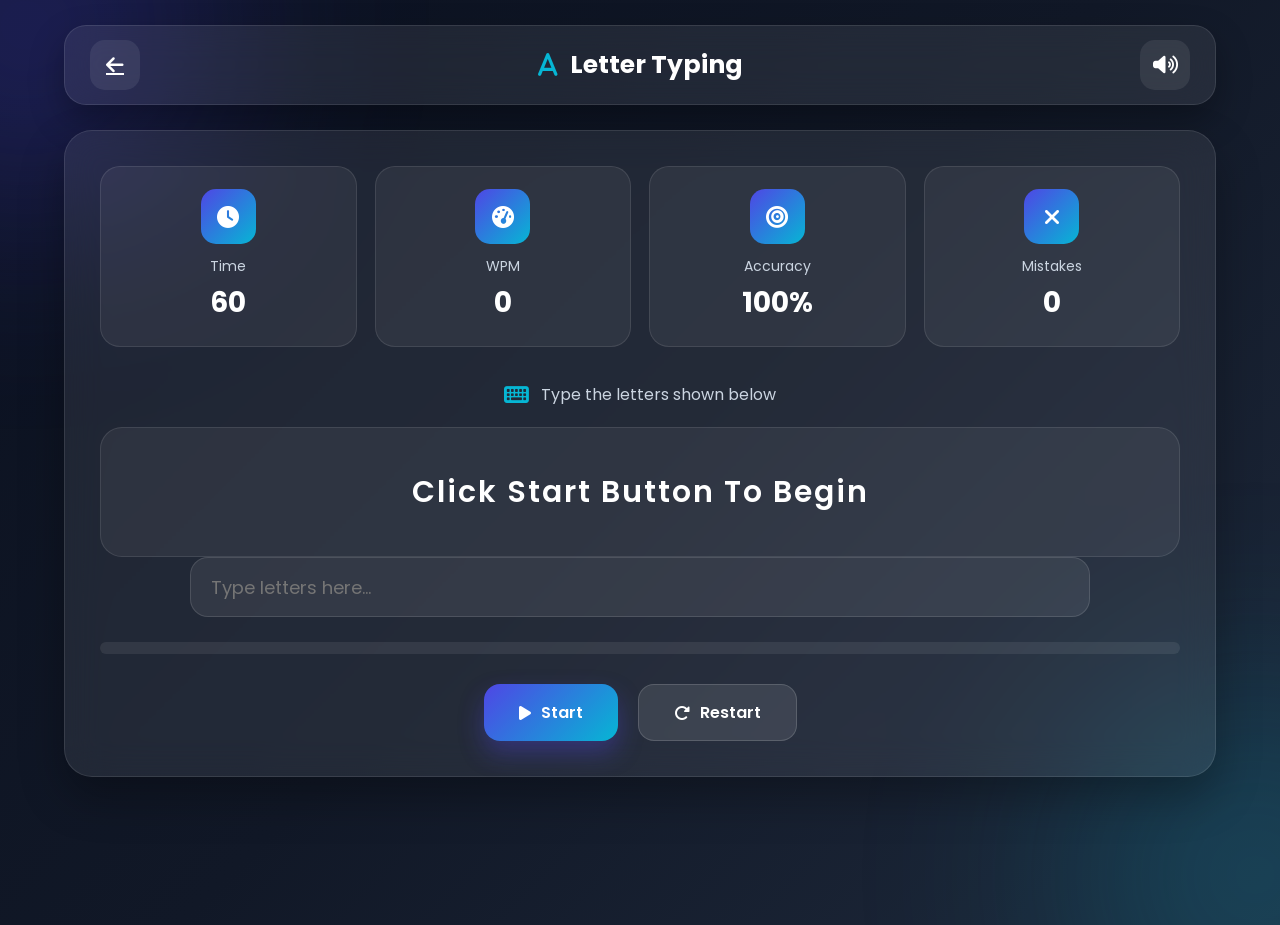
<file: pages/letter.html>
<!DOCTYPE html>
<html lang="en">

<head>

<meta charset="UTF-8">
<meta name="viewport" content="width=device-width, initial-scale=1.0">

<title>Letter Typing | TypeMaster</title>


<link rel="preconnect" href="https://fonts.googleapis.com">
<link rel="preconnect" href="https://fonts.gstatic.com" crossorigin>

<link href="https://fonts.googleapis.com/css2?family=Poppins:wght@300;400;500;600;700;800&display=swap" rel="stylesheet">


<link rel="stylesheet"
href="https://cdnjs.cloudflare.com/ajax/libs/font-awesome/6.7.2/css/all.min.css">


<link rel="stylesheet" href="../css/typing.css">


</head>


<body class="letter-page">


<header class="typing-header">


<a href="../home.html" class="back-btn">

<i class="fa-solid fa-arrow-left"></i>

</a>



<div class="page-title">

<i class="fa-solid fa-a"></i>

<h2>Letter Typing</h2>

</div>



<button class="sound-btn">

<i class="fa-solid fa-volume-high"></i>

</button>


</header>




<main class="typing-container">


<section class="typing-card">



<div class="typing-info">


<div class="info-box">

<i class="fa-solid fa-clock"></i>

<span>
Time
</span>

<h3 id="timer">
60
</h3>

</div>




<div class="info-box">

<i class="fa-solid fa-gauge-high"></i>

<span>
WPM
</span>

<h3 id="wpm">
0
</h3>

</div>





<div class="info-box">

<i class="fa-solid fa-bullseye"></i>

<span>
Accuracy
</span>

<h3 id="accuracy">
100%
</h3>

</div>





<div class="info-box">

<i class="fa-solid fa-xmark"></i>

<span>
Mistakes
</span>

<h3 id="mistakes">
0
</h3>

</div>


</div>
<!-- =========================
LETTER DISPLAY AREA
========================= -->


<div class="word-area">


<div class="word-title">

<i class="fa-solid fa-keyboard"></i>

<p>
Type the letters shown below
</p>

</div>



<div id="letterDisplay" class="word-display">

Click Start Button To Begin

</div>




<!-- INPUT -->


<div class="input-area">


<input

type="text"

id="typingInput"

placeholder="Type letters here..."

autocomplete="off"

disabled

>


</div>




<!-- PROGRESS -->


<div class="progress-container">

<div 
class="progress-bar" 
id="progressBar">
</div>

</div>





<!-- BUTTONS -->


<div class="controls">


<button 
id="startBtn"
class="action-btn"
>

<i class="fa-solid fa-play"></i>

Start

</button>



<button 
id="restartBtn"
class="action-btn secondary"
>

<i class="fa-solid fa-rotate-right"></i>

Restart

</button>


</div>


</section>





<!-- =========================
RESULT CARD
========================= -->


<section class="result-card" id="resultCard">


<div class="result-header">

<i class="fa-solid fa-chart-line"></i>

<h2>
Letter Result
</h2>

</div>



<div class="result-grid">



<div>

<i class="fa-solid fa-gauge-high"></i>

<h3 id="resultWpm">
0
</h3>

<p>
Speed
</p>

</div>





<div>

<i class="fa-solid fa-bullseye"></i>

<h3 id="resultAccuracy">
0%
</h3>

<p>
Accuracy
</p>

</div>





<div>

<i class="fa-solid fa-triangle-exclamation"></i>

<h3 id="resultMistakes">
0
</h3>

<p>
Mistakes
</p>

</div>



</div>





<button 
class="save-btn"
id="saveResult"
>


<i class="fa-solid fa-floppy-disk"></i>


Save Result


</button>


</section>



</main>




<script src="../js/letter.js"></script>


</>

</html>
</file>
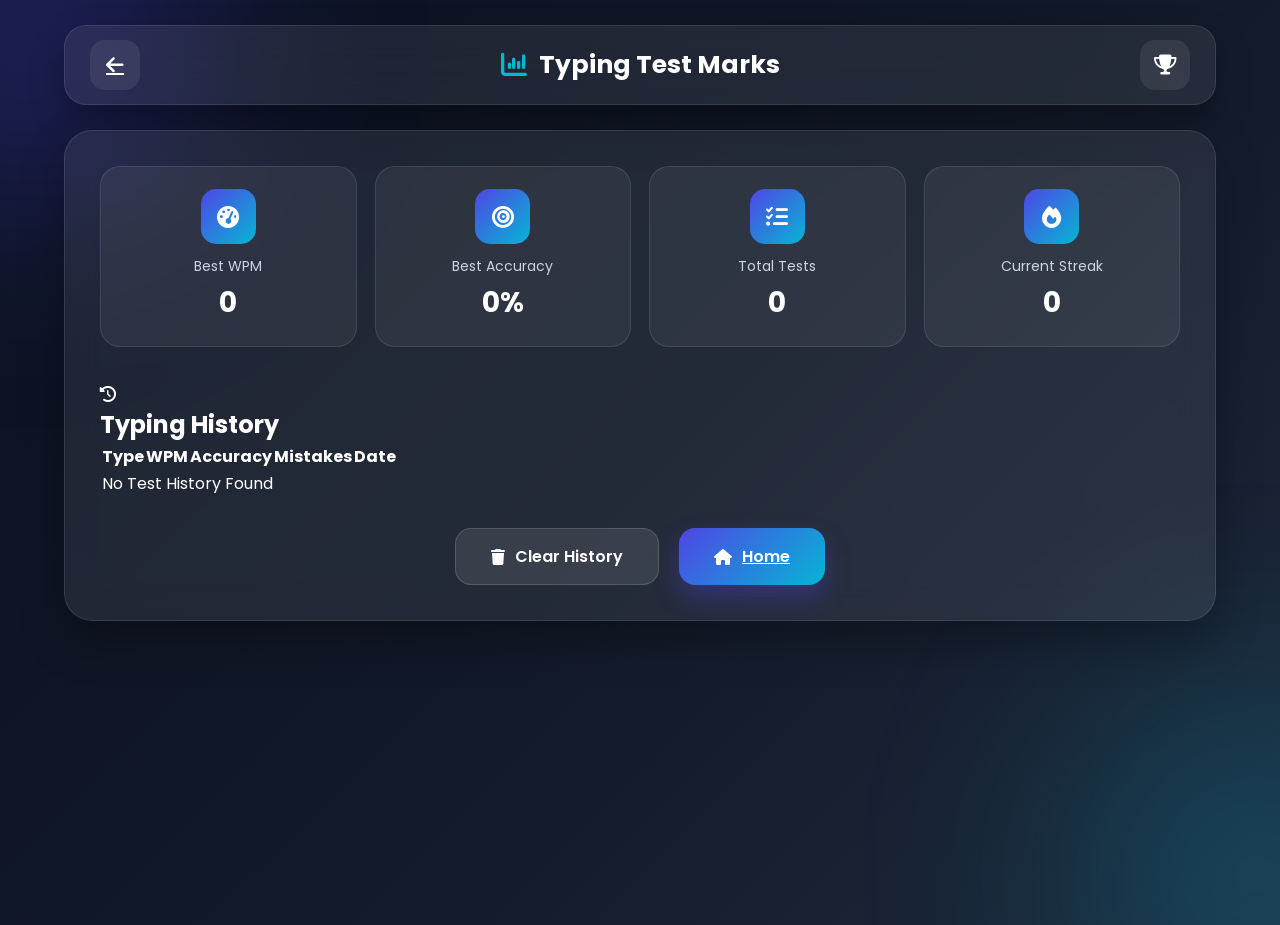
<file: pages/marks.html>
<!DOCTYPE html>
<html lang="en">

<head>

<meta charset="UTF-8">

<meta name="viewport" content="width=device-width, initial-scale=1.0">

<title>Test Marks | TypeMaster</title>

<link rel="preconnect" href="https://fonts.googleapis.com">

<link rel="preconnect" href="https://fonts.gstatic.com" crossorigin>

<link href="https://fonts.googleapis.com/css2?family=Poppins:wght@300;400;500;600;700;800&display=swap" rel="stylesheet">

<link rel="stylesheet"
href="https://cdnjs.cloudflare.com/ajax/libs/font-awesome/6.7.2/css/all.min.css">

<link rel="stylesheet"
href="../css/typing.css">

</head>

<body>

<header class="typing-header">

<a href="../home.html" class="back-btn">

<i class="fa-solid fa-arrow-left"></i>

</a>

<div class="page-title">

<i class="fa-solid fa-chart-column"></i>

<h2>Typing Test Marks</h2>

</div>

<button class="sound-btn">

<i class="fa-solid fa-trophy"></i>

</button>

</header>

<main class="typing-container">

<section class="typing-card">

<div class="typing-info">

<div class="info-box">

<i class="fa-solid fa-gauge-high"></i>

<span>Best WPM</span>

<h3 id="bestWpm">0</h3>

</div>

<div class="info-box">

<i class="fa-solid fa-bullseye"></i>

<span>Best Accuracy</span>

<h3 id="bestAccuracy">0%</h3>

</div>

<div class="info-box">

<i class="fa-solid fa-list-check"></i>

<span>Total Tests</span>

<h3 id="totalTests">0</h3>

</div>

<div class="info-box">

<i class="fa-solid fa-fire"></i>

<span>Current Streak</span>

<h3 id="streak">0</h3>

</div>

</div>
  <!-- ==========================
     TEST HISTORY
========================== -->

<div class="history-section">

<div class="section-title">

<i class="fa-solid fa-clock-rotate-left"></i>

<h2>
Typing History
</h2>

</div>



<div class="history-table">

<table>

<thead>

<tr>

<th>Type</th>

<th>WPM</th>

<th>Accuracy</th>

<th>Mistakes</th>

<th>Date</th>

</tr>

</thead>

<tbody id="historyTable">

<tr>

<td colspan="5">

No Test History Found

</td>

</tr>

</tbody>

</table>

</div>





<!-- ACTION BUTTONS -->

<div class="controls">

<button

id="clearHistoryBtn"

class="action-btn secondary">

<i class="fa-solid fa-trash"></i>

Clear History

</button>



<a

href="../home.html"

class="action-btn">

<i class="fa-solid fa-house"></i>

Home

</a>

</div>

</section>

</main>



<script src="../js/marks.js"></script>

</body>

</html>
</file>
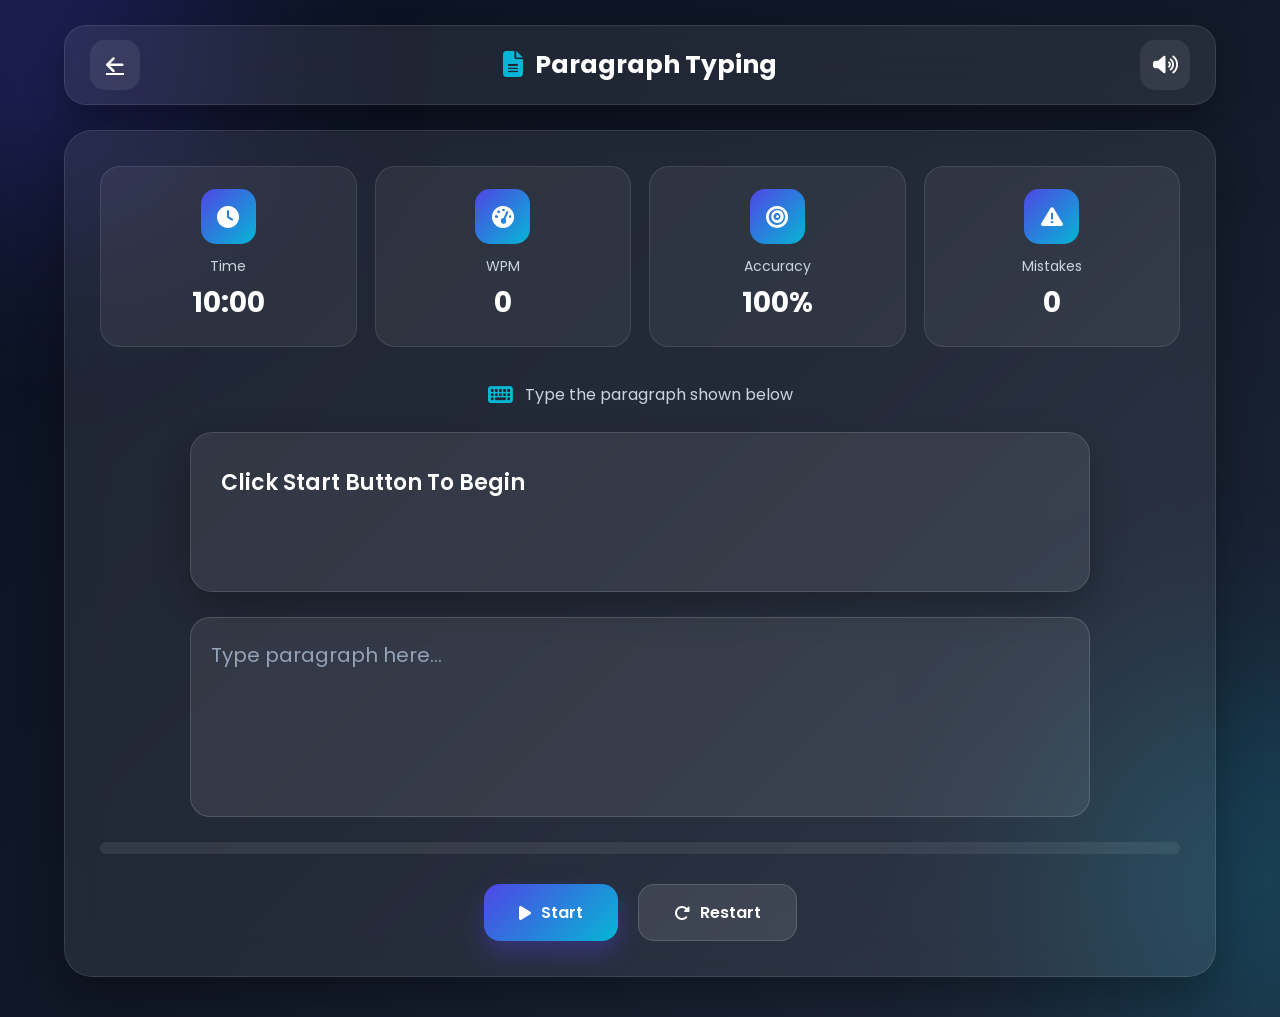
<file: pages/paragraph.html>
<!DOCTYPE html>
<html lang="en">

<head>

<meta charset="UTF-8">
<meta name="viewport" content="width=device-width, initial-scale=1.0">

<title>Paragraph Typing | TypeMaster</title>


<link rel="preconnect" href="https://fonts.googleapis.com">
<link rel="preconnect" href="https://fonts.gstatic.com" crossorigin>

<link href="https://fonts.googleapis.com/css2?family=Poppins:wght@300;400;500;600;700;800&display=swap" rel="stylesheet">


<link rel="stylesheet"
href="https://cdnjs.cloudflare.com/ajax/libs/font-awesome/6.7.2/css/all.min.css">


<link rel="stylesheet" href="../css/typing.css">


</head>


<body class="paragraph-page">



<header class="typing-header">


<a href="../home.html" class="back-btn">

<i class="fa-solid fa-arrow-left"></i>

</a>




<div class="page-title">

<i class="fa-solid fa-file-lines"></i>

<h2>
Paragraph Typing
</h2>

</div>




<button class="sound-btn">

<i class="fa-solid fa-volume-high"></i>

</button>



</header>





<main class="typing-container">



<section class="typing-card">





<div class="typing-info">



<div class="info-box">

<i class="fa-solid fa-clock"></i>

<span>
Time
</span>

<h3 id="timer">
60
</h3>

</div>





<div class="info-box">

<i class="fa-solid fa-gauge-high"></i>

<span>
WPM
</span>

<h3 id="wpm">
0
</h3>

</div>





<div class="info-box">

<i class="fa-solid fa-bullseye"></i>

<span>
Accuracy
</span>

<h3 id="accuracy">
100%
</h3>

</div>





<div class="info-box">

<i class="fa-solid fa-triangle-exclamation"></i>

<span>
Mistakes
</span>

<h3 id="mistakes">
0
</h3>

</div>




</div>
<!-- =========================
PARAGRAPH DISPLAY AREA
========================= -->


<div class="word-area">


<div class="word-title">

<i class="fa-solid fa-keyboard"></i>

<p>
Type the paragraph shown below
</p>

</div>





<div id="paragraphDisplay" class="word-display">

Click Start Button To Begin

</div>






<!-- INPUT BOX -->


<div class="input-area">

<textarea
id="typingInput"
class="paragraph-input"
placeholder="Type paragraph here..."
autocomplete="off"
autocorrect="off"
spellcheck="false"
disabled>
</textarea>


</div>






<!-- PROGRESS BAR -->


<div class="progress-container">


<div

class="progress-bar"

id="progressBar">

</div>


</div>







<!-- BUTTONS -->


<div class="controls">



<button

id="startBtn"

class="action-btn">


<i class="fa-solid fa-play"></i>


Start


</button>






<button

id="restartBtn"

class="action-btn secondary">


<i class="fa-solid fa-rotate-right"></i>


Restart


</button>




</div>



</section>







<!-- =========================
RESULT CARD
========================= -->


<section class="result-card" id="resultCard">



<div class="result-header">


<i class="fa-solid fa-chart-line"></i>


<h2>
Paragraph Result
</h2>


</div>







<div class="result-grid">



<div>

<i class="fa-solid fa-gauge-high"></i>

<h3 id="resultWpm">
0
</h3>

<p>
WPM
</p>

</div>







<div>

<i class="fa-solid fa-bullseye"></i>

<h3 id="resultAccuracy">
0%
</h3>

<p>
Accuracy
</p>

</div>







<div>

<i class="fa-solid fa-circle-xmark"></i>

<h3 id="resultMistakes">
0
</h3>

<p>
Mistakes
</p>

</div>



</div>







<button

class="save-btn"

id="saveResult">


<i class="fa-solid fa-floppy-disk"></i>


Save Result


</button>




</section>






</main>







<script src="../data/paragraphs.js"></script>

<script src="../js/paragraph.js"></script>



</body>

</html>
</file>
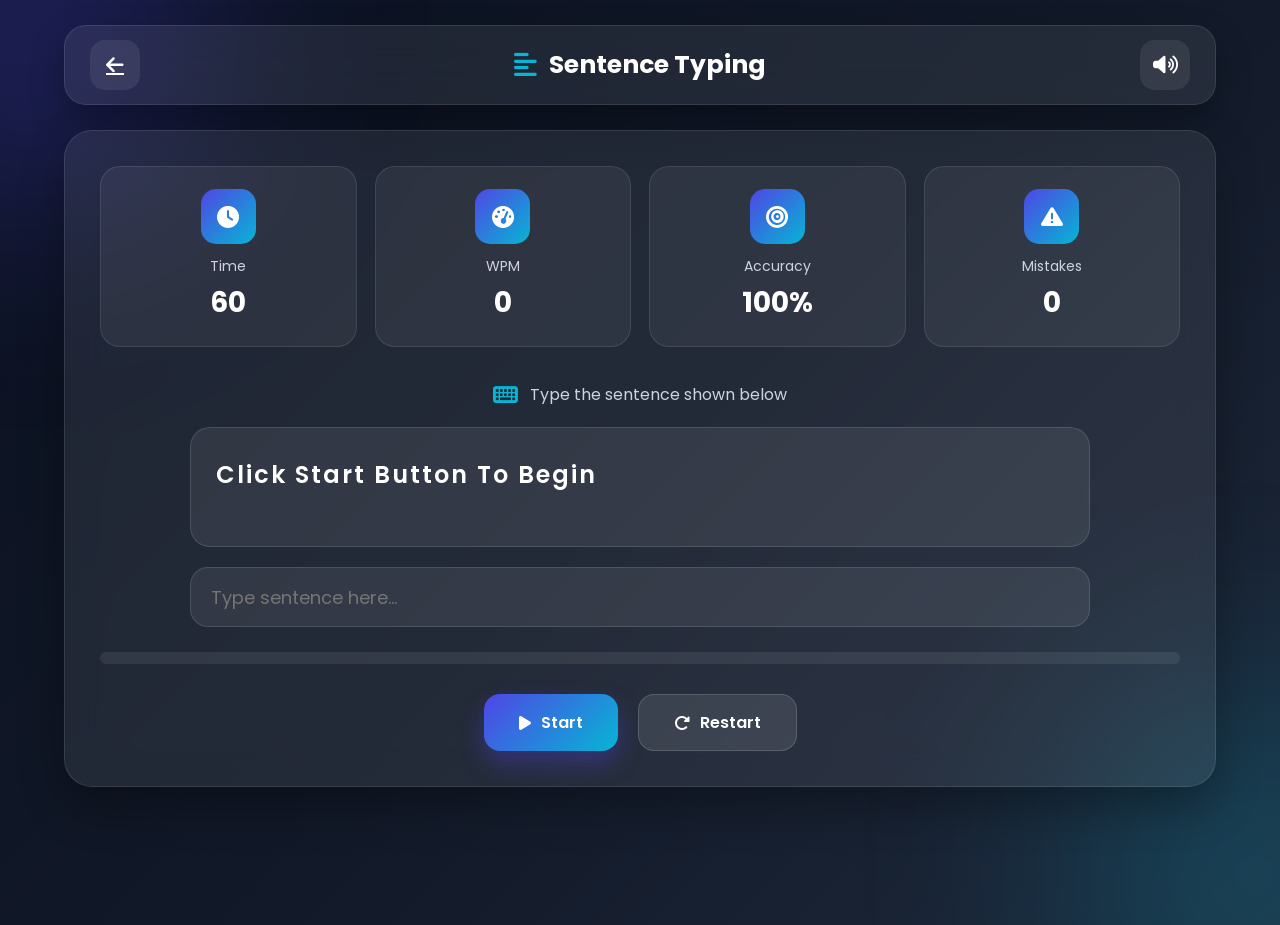
<file: pages/sentence.html>
<!DOCTYPE html>
<html lang="en">

<head>

<meta charset="UTF-8">
<meta name="viewport" content="width=device-width, initial-scale=1.0">

<title>Sentence Typing | TypeMaster</title>


<link rel="preconnect" href="https://fonts.googleapis.com">
<link rel="preconnect" href="https://fonts.gstatic.com" crossorigin>

<link href="https://fonts.googleapis.com/css2?family=Poppins:wght@300;400;500;600;700;800&display=swap" rel="stylesheet">


<link rel="stylesheet"
href="https://cdnjs.cloudflare.com/ajax/libs/font-awesome/6.7.2/css/all.min.css">


<link rel="stylesheet" href="../css/typing.css">


</head>

<body class="sentence-page">



<header class="typing-header">


<a href="../home.html" class="back-btn">

<i class="fa-solid fa-arrow-left"></i>

</a>



<div class="page-title">

<i class="fa-solid fa-align-left"></i>

<h2>
Sentence Typing
</h2>

</div>



<button class="sound-btn">

<i class="fa-solid fa-volume-high"></i>

</button>


</header>





<main class="typing-container">



<section class="typing-card">





<div class="typing-info">



<div class="info-box">

<i class="fa-solid fa-clock"></i>

<span>
Time
</span>

<h3 id="timer">
60
</h3>

</div>





<div class="info-box">

<i class="fa-solid fa-gauge-high"></i>

<span>
WPM
</span>

<h3 id="wpm">
0
</h3>

</div>





<div class="info-box">

<i class="fa-solid fa-bullseye"></i>

<span>
Accuracy
</span>

<h3 id="accuracy">
100%
</h3>

</div>





<div class="info-box">

<i class="fa-solid fa-triangle-exclamation"></i>

<span>
Mistakes
</span>

<h3 id="mistakes">
0
</h3>

</div>



</div>
<!-- =========================
SENTENCE DISPLAY AREA
========================= -->


<div class="word-area">


<div class="word-title">

<i class="fa-solid fa-keyboard"></i>

<p>
Type the sentence shown below
</p>

</div>




<div id="sentenceDisplay" class="word-display">

Click Start Button To Begin

</div>





<!-- INPUT BOX -->


<div class="input-area">


<input

type="text"

id="typingInput"

placeholder="Type sentence here..."

autocomplete="off"

disabled

>


</div>





<!-- PROGRESS BAR -->


<div class="progress-container">

<div

class="progress-bar"

id="progressBar">

</div>

</div>






<!-- BUTTONS -->


<div class="controls">


<button

id="startBtn"

class="action-btn">

<i class="fa-solid fa-play"></i>

Start

</button>





<button

id="restartBtn"

class="action-btn secondary">

<i class="fa-solid fa-rotate-right"></i>

Restart

</button>



</div>


</section>






<!-- =========================
RESULT CARD
========================= -->


<section class="result-card" id="resultCard">


<div class="result-header">


<i class="fa-solid fa-chart-line"></i>


<h2>
Sentence Result
</h2>


</div>





<div class="result-grid">



<div>

<i class="fa-solid fa-gauge-high"></i>

<h3 id="resultWpm">
0
</h3>

<p>
WPM
</p>

</div>





<div>

<i class="fa-solid fa-bullseye"></i>

<h3 id="resultAccuracy">
0%
</h3>

<p>
Accuracy
</p>

</div>





<div>

<i class="fa-solid fa-circle-xmark"></i>

<h3 id="resultMistakes">
0
</h3>

<p>
Mistakes
</p>

</div>



</div>






<button

class="save-btn"

id="saveResult">


<i class="fa-solid fa-floppy-disk"></i>

Save Result


</button>



</section>



</main>





<script src="../data/sentences.js"></script>

<script src="../js/sentence.js"></script>



</>

</html>
</file>
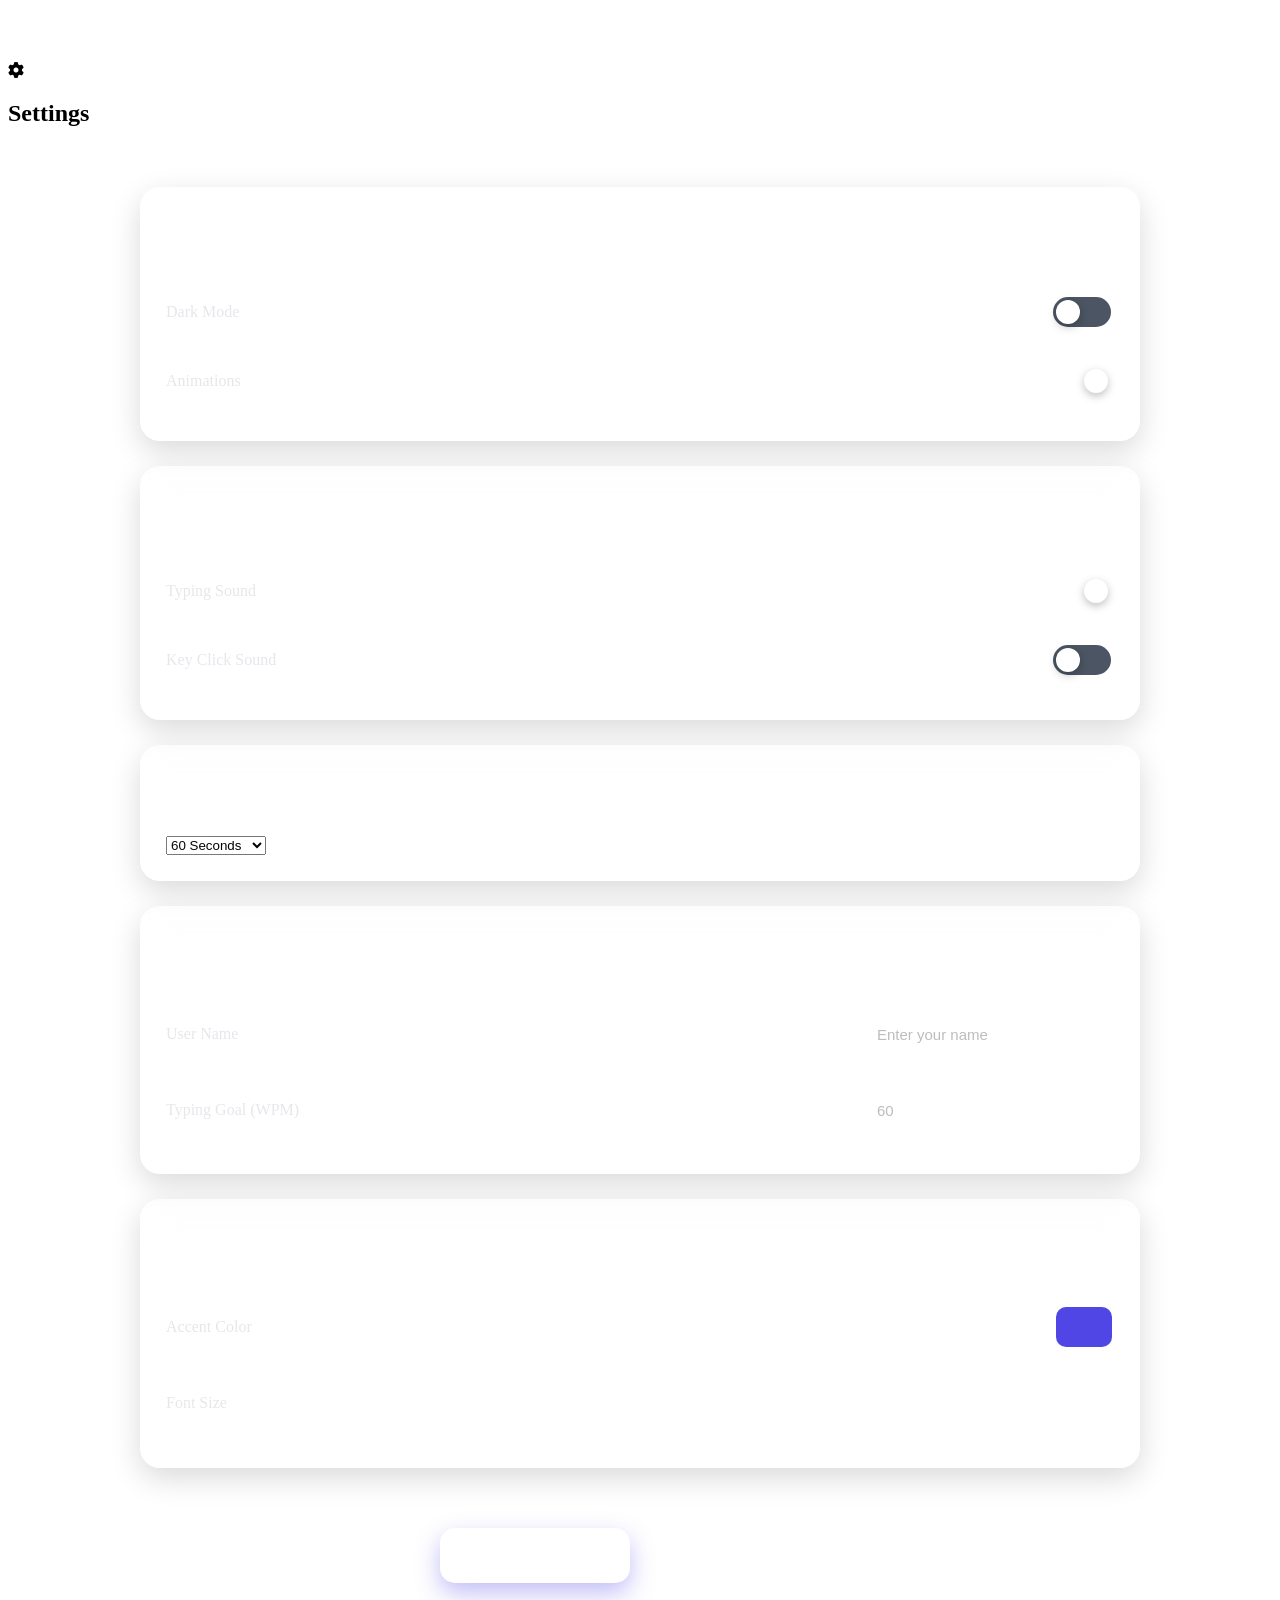
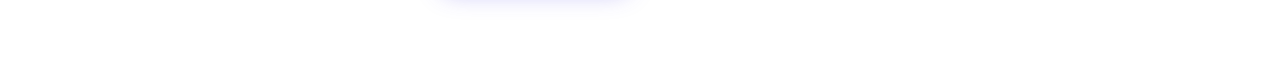
<file: pages/settings.html>
<!DOCTYPE html>
<html lang="en">

<head>

<meta charset="UTF-8">

<meta name="viewport"
content="width=device-width, initial-scale=1.0">

<title>Settings | TypeMaster</title>

<link rel="preconnect"
href="https://fonts.googleapis.com">

<link rel="preconnect"
href="https://fonts.gstatic.com"
crossorigin>

<link href="https://fonts.googleapis.com/css2?family=Poppins:wght@300;400;500;600;700;800&display=swap"
rel="stylesheet">

<link rel="stylesheet"
href="https://cdnjs.cloudflare.com/ajax/libs/font-awesome/6.7.2/css/all.min.css">

<link rel="stylesheet"
href="../css/dashboard.css">

</head>

<body>

<header class="typing-header">

<a href="../home.html"
class="back-btn">

<i class="fa-solid fa-arrow-left"></i>

</a>

<div class="page-title">

<i class="fa-solid fa-gear"></i>

<h2>
Settings
</h2>

</div>

</header>





<main class="settings-container">



<div class="settings-card">

<h3>

<i class="fa-solid fa-palette"></i>

Appearance

</h3>

<label class="setting-item">

<span>Dark Mode</span>

<input
type="checkbox"
id="darkMode">

</label>

<label class="setting-item">

<span>Animations</span>

<input
type="checkbox"
id="animations"
checked>

</label>

</div>





<div class="settings-card">

<h3>

<i class="fa-solid fa-volume-high"></i>

Sound

</h3>

<label class="setting-item">

<span>Typing Sound</span>

<input
type="checkbox"
id="typingSound"
checked>

</label>

<label class="setting-item">

<span>Key Click Sound</span>

<input
type="checkbox"
id="keySound">

</label>

</div>





<div class="settings-card">

<h3>

<i class="fa-solid fa-clock"></i>

Typing Timer

</h3>

<select id="defaultTimer">

<option value="30">
30 Seconds
</option>

<option value="60" selected>
60 Seconds
</option>

<option value="120">
120 Seconds
</option>

<option value="300">
5 Minutes
</option>

</select>

</div>
<!-- ==========================
     PROFILE SETTINGS
========================== -->

<div class="settings-card">

<h3>

<i class="fa-solid fa-user"></i>

Profile

</h3>

<div class="setting-item">

<span>User Name</span>

<input
type="text"
id="userName"
placeholder="Enter your name">

</div>

<div class="setting-item">

<span>Typing Goal (WPM)</span>

<input
type="number"
id="typingGoal"
placeholder="60">

</div>

</div>



<!-- ==========================
     THEME SETTINGS
========================== -->

<div class="settings-card">

<h3>

<i class="fa-solid fa-brush"></i>

Theme

</h3>

<div class="setting-item">

<span>Accent Color</span>

<input
type="color"
id="accentColor"
value="#4f46e5">

</div>

<div class="setting-item">

<span>Font Size</span>

<select id="fontSize">

<option value="14px">Small</option>

<option value="16px" selected>Medium</option>

<option value="18px">Large</option>

<option value="20px">Extra Large</option>

</select>

</div>

</div>



<!-- ==========================
     ACTION BUTTONS
========================== -->

<div class="controls">

<button
id="saveSettings"
class="action-btn">

<i class="fa-solid fa-floppy-disk"></i>

Save Settings

</button>

<button
id="resetSettings"
class="action-btn secondary">

<i class="fa-solid fa-rotate-left"></i>

Reset

</button>

</div>

</main>



<script src="../js/settings.js"></script>

</body>

</html>
</file>
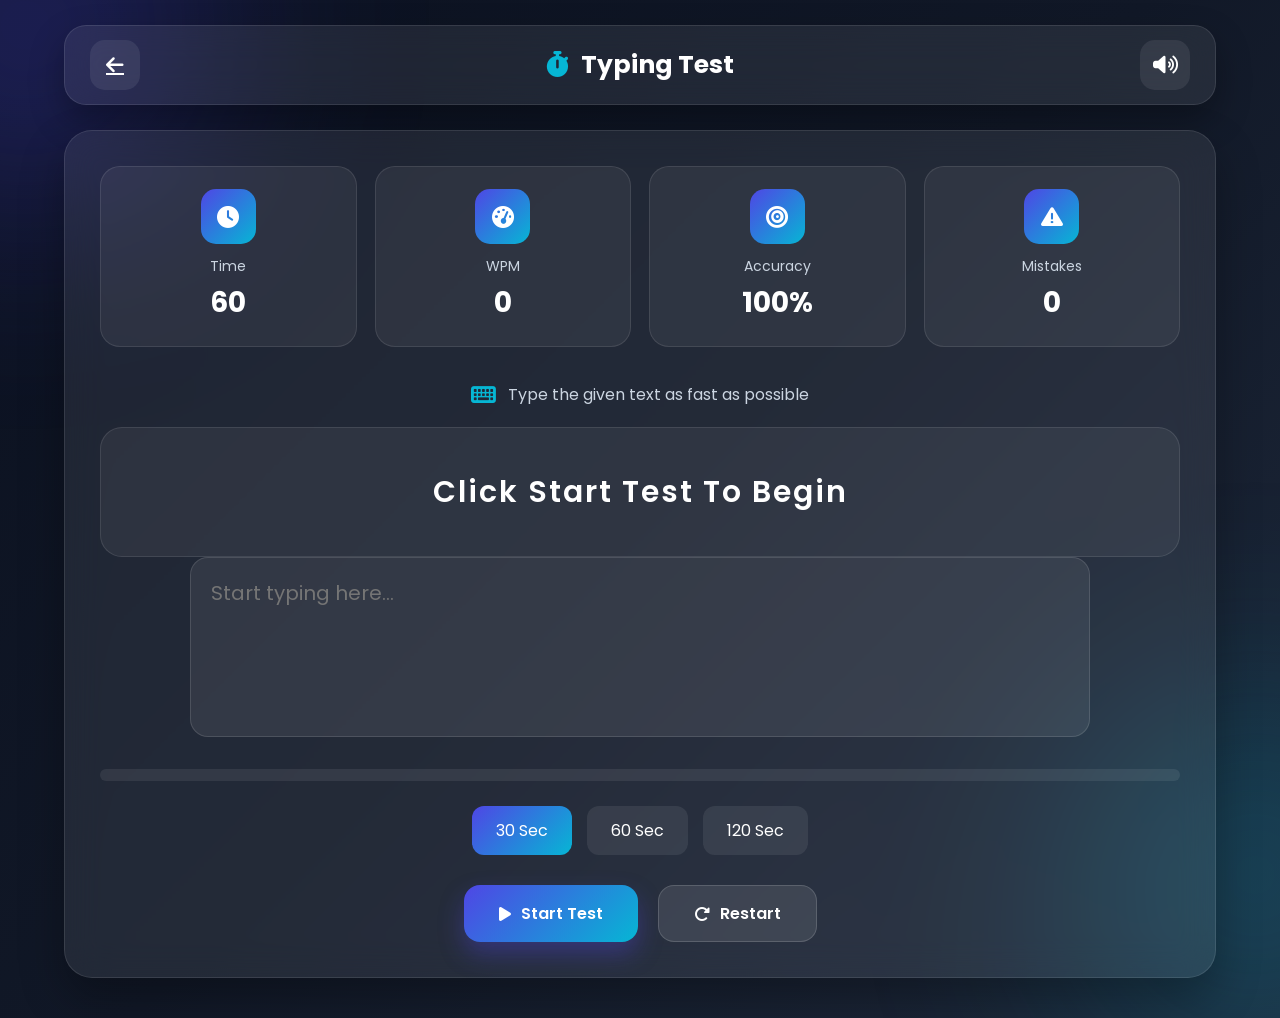
<file: pages/test.html>
<!DOCTYPE html>
<html lang="en">

<head>

<meta charset="UTF-8">
<meta name="viewport" content="width=device-width, initial-scale=1.0">


<title>Typing Test | TypeMaster</title>



<link rel="preconnect" href="https://fonts.googleapis.com">

<link rel="preconnect" href="https://fonts.gstatic.com" crossorigin>


<link href="https://fonts.googleapis.com/css2?family=Poppins:wght@300;400;500;600;700;800&display=swap" rel="stylesheet">



<link rel="stylesheet"
href="https://cdnjs.cloudflare.com/ajax/libs/font-awesome/6.7.2/css/all.min.css">



<link rel="stylesheet" href="../css/typing.css">


</head>



<body class="test-page">




<header class="typing-header">



<a href="../home.html" class="back-btn">

<i class="fa-solid fa-arrow-left"></i>

</a>





<div class="page-title">


<i class="fa-solid fa-stopwatch"></i>


<h2>
Typing Test
</h2>


</div>





<button class="sound-btn">


<i class="fa-solid fa-volume-high"></i>


</button>



</header>







<main class="typing-container">



<section class="typing-card">






<div class="typing-info">



<div class="info-box">

<i class="fa-solid fa-clock"></i>

<span>
Time
</span>

<h3 id="timer">
60
</h3>

</div>







<div class="info-box">

<i class="fa-solid fa-gauge-high"></i>

<span>
WPM
</span>

<h3 id="wpm">
0
</h3>

</div>







<div class="info-box">

<i class="fa-solid fa-bullseye"></i>

<span>
Accuracy
</span>

<h3 id="accuracy">
100%
</h3>

</div>







<div class="info-box">

<i class="fa-solid fa-triangle-exclamation"></i>

<span>
Mistakes
</span>

<h3 id="mistakes">
0
</h3>

</div>




</div>
<!-- =========================
TEST AREA
========================= -->


<div class="word-area">


<div class="word-title">

<i class="fa-solid fa-keyboard"></i>

<p>
Type the given text as fast as possible
</p>

</div>





<div id="testDisplay" class="word-display">

Click Start Test To Begin

</div>






<!-- INPUT -->


<div class="input-area">


<textarea

id="typingInput"

placeholder="Start typing here..."

autocomplete="off"

disabled

></textarea>


</div>







<!-- PROGRESS -->


<div class="progress-container">


<div

class="progress-bar"

id="progressBar">

</div>


</div>







<!-- TEST OPTIONS -->


<div class="test-options">



<button class="time-btn active">

30 Sec

</button>




<button class="time-btn">

60 Sec

</button>




<button class="time-btn">

120 Sec

</button>



</div>








<!-- BUTTONS -->


<div class="controls">



<button

id="startBtn"

class="action-btn">


<i class="fa-solid fa-play"></i>


Start Test


</button>






<button

id="restartBtn"

class="action-btn secondary">


<i class="fa-solid fa-rotate-right"></i>


Restart


</button>



</div>



</section>








<!-- =========================
RESULT CARD
========================= -->


<section class="result-card" id="resultCard">



<div class="result-header">


<i class="fa-solid fa-chart-line"></i>


<h2>
Test Result
</h2>


</div>







<div class="result-grid">



<div>

<i class="fa-solid fa-gauge-high"></i>


<h3 id="resultWpm">
0
</h3>


<p>
WPM
</p>


</div>







<div>

<i class="fa-solid fa-bullseye"></i>


<h3 id="resultAccuracy">
0%
</h3>


<p>
Accuracy
</p>


</div>







<div>

<i class="fa-solid fa-circle-xmark"></i>


<h3 id="resultMistakes">
0
</h3>


<p>
Mistakes
</p>


</div>




</div>








<button

class="save-btn"

id="saveResult">


<i class="fa-solid fa-floppy-disk"></i>


Save Result


</button>





</section>






</main>







<script src="../data/paragraphs.js"></script>

<script src="../js/test.js"></script>



</bod>

</html>
</file>
<file: style.css>
/* ==========================================
   TYPEMASTER GOOGLE LOGIN
   PREMIUM CSS
========================================== */

@import url('https://fonts.googleapis.com/css2?family=Poppins:wght@300;400;500;600;700;800&display=swap');

/* ==========================
   RESET
========================== */

*{
    margin:0;
    padding:0;
    box-sizing:border-box;
    font-family:'Poppins',sans-serif;
}

body{
    min-height:100vh;
    display:flex;
    align-items:center;
    justify-content:center;
    background:linear-gradient(135deg,#0f172a,#1e293b,#312e81);
    overflow:hidden;
    position:relative;
}

/* Animated Background */

body::before,
body::after{
    content:"";
    position:absolute;
    width:320px;
    height:320px;
    border-radius:50%;
    filter:blur(90px);
    opacity:.35;
}

body::before{
    background:#4f46e5;
    top:-100px;
    left:-80px;
}

body::after{
    background:#06b6d4;
    bottom:-120px;
    right:-80px;
}

/* ==========================
   CONTAINER
========================== */

.container{
    width:100%;
    display:flex;
    justify-content:center;
    align-items:center;
    padding:20px;
}

/* ==========================
   LOGIN CARD
========================== */

.login-card{
    width:100%;
    max-width:430px;
    padding:45px 35px;
    border-radius:24px;
    text-align:center;

    background:rgba(255,255,255,.08);
    backdrop-filter:blur(20px);
    -webkit-backdrop-filter:blur(20px);

    border:1px solid rgba(255,255,255,.12);

    box-shadow:
    0 20px 60px rgba(0,0,0,.35);

    animation:fadeUp .6s ease;
}

/* ==========================
   LOGO
========================== */

.logo img{
    width:70px;
    margin-bottom:18px;
}

h1{
    color:#fff;
    font-size:34px;
    font-weight:700;
    margin-bottom:10px;
}

.login-card p{
    color:#cbd5e1;
    font-size:15px;
    margin-bottom:35px;
    line-height:1.7;
}

/* ==========================
   GOOGLE BUTTON
========================== */

.google-btn{
    width:100%;
    height:60px;

    display:flex;
    align-items:center;
    justify-content:center;
    gap:15px;

    border:none;
    outline:none;

    border-radius:16px;

    background:#ffffff;

    color:#202124;

    font-size:17px;
    font-weight:600;

    cursor:pointer;

    transition:.3s;
}

.google-btn img{
    width:24px;
    height:24px;
}

.google-btn:hover{
    transform:translateY(-3px);
    box-shadow:0 15px 30px rgba(0,0,0,.25);
}

.google-btn:active{
    transform:scale(.98);
}

/* ==========================
   FOOTER
========================== */

.footer{
    margin-top:30px;
}

.footer p{
    color:#94a3b8;
    font-size:13px;
}

/* ==========================
   ANIMATION
========================== */

@keyframes fadeUp{

from{

opacity:0;

transform:
translateY(40px);

}

to{

opacity:1;

transform:
translateY(0);

}

}

/* ==========================
   RESPONSIVE
========================== */

@media(max-width:480px){

.login-card{

padding:35px 22px;

}

h1{

font-size:28px;

}

.google-btn{

height:56px;

font-size:16px;

}

.logo img{

width:60px;

}

                                }
</file>
<file: css/about.css>
/* ==========================================
   TYPEMASTER
   ABOUT PAGE
   PART 1
========================================== */


/* ==========================
   RESET
========================== */

*{

margin:0;

padding:0;

box-sizing:border-box;

font-family:'Poppins',sans-serif;

}



/* ==========================
   BODY
========================== */

body{

background:linear-gradient(135deg,#0f172a,#1e293b);

color:#ffffff;

min-height:100vh;

}



/* ==========================
   HEADER
========================== */

.about-header{

height:75px;

padding:0 25px;

display:flex;

align-items:center;

justify-content:space-between;

background:rgba(255,255,255,.08);

backdrop-filter:blur(20px);

-webkit-backdrop-filter:blur(20px);

border-bottom:1px solid rgba(255,255,255,.10);

position:sticky;

top:0;

z-index:1000;

}



/* ==========================
   BACK BUTTON
========================== */

.back-btn{

width:52px;

height:52px;

display:flex;

align-items:center;

justify-content:center;

text-decoration:none;

border-radius:14px;

background:rgba(255,255,255,.08);

border:1px solid rgba(255,255,255,.12);

color:#ffffff;

font-size:26px;

transition:.3s;

}



.back-btn:hover{

background:#4f46e5;

transform:scale(1.08);

}



/* ==========================
   TITLE
========================== */

.header-title{

display:flex;

align-items:center;

gap:12px;

}



.header-title i{

font-size:28px;

color:#6366f1;

}



.header-title h2{

font-size:24px;

font-weight:700;

}



/* ==========================
   MAIN CONTAINER
========================== */

.about-container{

max-width:1100px;

margin:40px auto;

padding:20px;

display:flex;

flex-direction:column;

gap:25px;

}
/* ==========================================
   TYPEMASTER
   ABOUT PAGE
   PART 2
========================================== */


/* ==========================
   HERO CARD
========================== */

.hero-card{

background:rgba(255,255,255,.08);

backdrop-filter:blur(18px);

-webkit-backdrop-filter:blur(18px);

border:1px solid rgba(255,255,255,.12);

border-radius:24px;

padding:45px 35px;

text-align:center;

box-shadow:0 15px 35px rgba(0,0,0,.25);

transition:.35s;

}



.hero-card:hover{

transform:translateY(-6px);

box-shadow:0 22px 45px rgba(0,0,0,.35);

}



/* ==========================
   APP LOGO
========================== */

.app-logo{

width:130px;

height:130px;

margin:auto;

border-radius:50%;

display:flex;

align-items:center;

justify-content:center;

background:linear-gradient(
135deg,
#4f46e5,
#7c3aed
);

box-shadow:0 12px 35px rgba(79,70,229,.40);

margin-bottom:22px;

}



.app-logo i{

font-size:65px;

color:#ffffff;

}



.hero-card h1{

font-size:36px;

font-weight:700;

margin-bottom:10px;

}



.version{

display:inline-block;

padding:8px 18px;

background:rgba(99,102,241,.18);

border:1px solid rgba(99,102,241,.35);

border-radius:30px;

font-size:14px;

font-weight:600;

color:#a5b4fc;

margin-bottom:22px;

}



.hero-text{

font-size:17px;

line-height:1.9;

color:#d1d5db;

}



/* ==========================
   ABOUT CARD
========================== */

.about-card{

background:rgba(255,255,255,.08);

backdrop-filter:blur(18px);

-webkit-backdrop-filter:blur(18px);

border:1px solid rgba(255,255,255,.12);

border-radius:22px;

padding:30px;

box-shadow:0 12px 30px rgba(0,0,0,.20);

transition:.35s;

}



.about-card:hover{

transform:translateY(-5px);

}



.about-card h2{

display:flex;

align-items:center;

gap:12px;

font-size:28px;

margin-bottom:22px;

color:#ffffff;

}



.about-card h2 i{

color:#6366f1;

font-size:28px;

}



.about-card p{

font-size:16px;

line-height:1.9;

color:#d1d5db;

margin-bottom:18px;

text-align:justify;

}
/* ==========================================
   TYPEMASTER
   ABOUT PAGE
   PART 3
========================================== */


/* ==========================
   FEATURE LIST
========================== */

.feature-list{

display:grid;

grid-template-columns:repeat(auto-fit,minmax(280px,1fr));

gap:18px;

margin-top:25px;

}



.feature-item{

display:flex;

align-items:flex-start;

gap:16px;

padding:20px;

background:rgba(255,255,255,.06);

border:1px solid rgba(255,255,255,.10);

border-radius:18px;

transition:.35s;

}



.feature-item:hover{

transform:translateY(-5px);

border-color:#6366f1;

box-shadow:0 12px 25px rgba(99,102,241,.25);

}



.feature-item i{

font-size:28px;

color:#6366f1;

min-width:35px;

margin-top:5px;

}



.feature-item h3{

font-size:18px;

margin-bottom:6px;

color:#ffffff;

}



.feature-item p{

margin:0;

font-size:15px;

line-height:1.7;

color:#cbd5e1;

text-align:left;

}



/* ==========================
   WHY CHOOSE LIST
========================== */

.about-list{

list-style:none;

display:flex;

flex-direction:column;

gap:15px;

margin-top:20px;

}



.about-list li{

display:flex;

align-items:center;

gap:12px;

padding:14px 18px;

background:rgba(255,255,255,.06);

border-radius:14px;

font-size:16px;

color:#e5e7eb;

transition:.3s;

}



.about-list li:hover{

background:rgba(99,102,241,.18);

transform:translateX(6px);

}



.about-list li i{

color:#22c55e;

font-size:18px;

}



/* ==========================
   THANK YOU CARD
========================== */

.thank-you{

text-align:center;

}



.thank-you i{

font-size:60px;

color:#ef4444;

margin-bottom:20px;

}



.thank-you h2{

justify-content:center;

}



.thank-you p{

text-align:center;

}



/* ==========================
   RESPONSIVE
========================== */

@media(max-width:768px){

.header-title h2{

font-size:20px;

}



.hero-card{

padding:30px 20px;

}



.hero-card h1{

font-size:28px;

}



.app-logo{

width:100px;

height:100px;

}



.app-logo i{

font-size:50px;

}



.about-card{

padding:22px;

}



.feature-list{

grid-template-columns:1fr;

}

}



@media(max-width:480px){

.about-container{

padding:12px;

}



.about-card h2{

font-size:22px;

}



.about-card p{

font-size:15px;

}



.feature-item{

padding:16px;

}

}



/* ==========================
   SMOOTH SCROLL
========================== */

html{

scroll-behavior:smooth;

}
/* ==========================
   SCROLL TO TOP
========================== */

.scroll-top{

position:fixed;

right:25px;

bottom:25px;

width:55px;

height:55px;

border:none;

border-radius:50%;

background:#4f46e5;

color:#fff;

font-size:22px;

cursor:pointer;

opacity:0;

visibility:hidden;

transition:.3s;

box-shadow:0 10px 25px rgba(79,70,229,.35);

z-index:999;

}

.scroll-top.show{

opacity:1;

visibility:visible;

}

.scroll-top:hover{

transform:translateY(-5px);

background:#3730a3;

}
</file>
<file: css/typing.css>
/* ==========================================
   TYPEMASTER TYPING PAGE CSS
   PART 1
========================================== */


/* ==========================
   GOOGLE FONT
========================== */

@import url('https://fonts.googleapis.com/css2?family=Poppins:wght@300;400;500;600;700;800&display=swap');



/* ==========================
   RESET
========================== */

*{

margin:0;
padding:0;

box-sizing:border-box;

font-family:'Poppins',sans-serif;

}



/* ==========================
   BODY
========================== */

body{

min-height:100vh;

background:

linear-gradient(
135deg,
#0B1120,
#111827,
#1E293B
);


color:#fff;


overflow-x:hidden;

}




/* ==========================
   BACKGROUND GLOW
========================== */


body::before{

content:"";


position:fixed;


top:-150px;

left:-150px;


width:350px;

height:350px;


border-radius:50%;


background:#4F46E5;


filter:blur(120px);


opacity:.35;


z-index:-1;


}




body::after{


content:"";


position:fixed;


right:-150px;


bottom:-150px;


width:350px;


height:350px;


border-radius:50%;


background:#06B6D4;


filter:blur(120px);


opacity:.25;


z-index:-1;


}





/* ==========================
   HEADER
========================== */


.typing-header{


width:90%;


max-width:1200px;


height:80px;


margin:25px auto;


padding:0 25px;



display:flex;


align-items:center;


justify-content:space-between;




background:

rgba(255,255,255,.08);



backdrop-filter:blur(18px);




border:

1px solid rgba(255,255,255,.10);




border-radius:22px;



box-shadow:

0 15px 35px rgba(0,0,0,.30);



}





/* Back Button */


.back-btn{


width:50px;


height:50px;



display:flex;


align-items:center;


justify-content:center;




border-radius:15px;




background:

rgba(255,255,255,.08);



color:#fff;



font-size:20px;



transition:.3s;


}



.back-btn:hover{


background:

linear-gradient(
135deg,
#4F46E5,
#06B6D4
);



transform:translateX(-5px);


}





/* Title */


.page-title{


display:flex;


align-items:center;


gap:12px;


}



.page-title i{


font-size:26px;


color:#06B6D4;


}



.page-title h2{


font-size:25px;


font-weight:700;


}





/* Sound Button */


.sound-btn{


width:50px;


height:50px;



border:none;


border-radius:15px;



background:

rgba(255,255,255,.08);



color:#fff;



font-size:20px;



cursor:pointer;



transition:.3s;



}



.sound-btn:hover{


background:

linear-gradient(
135deg,
#4F46E5,
#06B6D4
);



transform:scale(1.05);


}





/* ==========================
   MAIN CONTAINER
========================== */


.typing-container{


width:90%;


max-width:1200px;


margin:auto;


padding-bottom:40px;


}




/* ==========================
   TYPING CARD
========================== */


.typing-card{


padding:35px;



border-radius:28px;



background:

rgba(255,255,255,.08);



backdrop-filter:blur(18px);




border:

1px solid rgba(255,255,255,.10);




box-shadow:

0 20px 45px rgba(0,0,0,.30);



}
/* ==========================================
   INFO CARDS
   PART 2
========================================== */


/* ==========================
   INFO CONTAINER
========================== */


.typing-info{


display:grid;


grid-template-columns:

repeat(4,1fr);



gap:18px;



margin-bottom:35px;



}





/* ==========================
   INFO BOX
========================== */


.info-box{


padding:22px;



border-radius:20px;



background:

rgba(255,255,255,.06);



border:

1px solid rgba(255,255,255,.10);




display:flex;


flex-direction:column;



align-items:center;



justify-content:center;



text-align:center;



transition:.35s;



}



.info-box:hover{


transform:translateY(-8px);



background:

rgba(255,255,255,.10);



box-shadow:

0 15px 30px rgba(0,0,0,.25);



}






/* ICON */


.info-box i{


width:55px;


height:55px;



display:flex;


align-items:center;


justify-content:center;



border-radius:15px;



font-size:22px;



margin-bottom:12px;




background:

linear-gradient(
135deg,
#4F46E5,
#06B6D4
);



}






/* LABEL */


.info-box span{


font-size:14px;



color:#CBD5E1;



margin-bottom:5px;


}




/* NUMBER */


.info-box h3{


font-size:28px;



font-weight:700;



color:#fff;



}







/* ==========================
   WORD AREA
========================== */


.word-area{


text-align:center;



margin-top:25px;



}





/* TITLE */


.word-title{


display:flex;



align-items:center;



justify-content:center;



gap:12px;



margin-bottom:20px;



color:#CBD5E1;



}



.word-title i{


font-size:22px;



color:#06B6D4;



}







/* ==========================
   DISPLAY BOX
========================== */


.word-display{


min-height:130px;



padding:35px;



display:flex;



align-items:center;



justify-content:center;




font-size:30px;



font-weight:600;



letter-spacing:2px;



border-radius:22px;




background:

rgba(255,255,255,.06);




border:

1px solid rgba(255,255,255,.10);




color:#fff;




line-height:1.8;




transition:.3s;



}





.word-display.active{


box-shadow:


0 0 30px rgba(6,182,212,.25);



}






/* Correct / Wrong */


.correct{


color:#22C55E;



}



.wrong{


color:#EF4444;



}







/* ==========================
   INPUT AREA
========================== */

/* Letter Word Sentence */

.letter-page .input-area input,
.word-page .input-area input,
.sentence-page .input-area input{

width:100%;
max-width:900px;
height:60px;
padding:0 20px;

background:rgba(255,255,255,.08);

border:1px solid rgba(255,255,255,.12);

border-radius:18px;

font-size:18px;

color:#fff;

outline:none;

}

.letter-page .input-area input:focus,
.word-page .input-area input:focus,
.sentence-page .input-area input:focus{

border-color:#06B6D4;

box-shadow:0 0 20px rgba(6,182,212,.25);

}
.paragraph-page .input-area textarea,
.test-page .input-area textarea{

width:100%;
max-width:900px;
height:180px;

padding:20px;

background:rgba(255,255,255,.08);

border:1px solid rgba(255,255,255,.12);

border-radius:18px;

font-size:20px;

color:#fff;

outline:none;

resize:none;

}

.paragraph-page .input-area textarea:focus,
.test-page .input-area textarea:focus{

border-color:#06B6D4;

box-shadow:0 0 20px rgba(6,182,212,.25);

}




/* ==========================================
   CONTROLS + RESULT
   PART 3
========================================== */


/* ==========================
   PROGRESS BAR
========================== */


.progress-container{


width:100%;



height:12px;



margin-top:25px;



border-radius:20px;



background:

rgba(255,255,255,.08);



overflow:hidden;



}





.progress-bar{


width:0%;



height:100%;



border-radius:20px;



background:


linear-gradient(
90deg,
#4F46E5,
#06B6D4
);



transition:.3s;



}






/* ==========================
   BUTTONS
========================== */


.controls{


display:flex;



justify-content:center;



gap:20px;



margin-top:30px;



}






.action-btn{


padding:15px 35px;



border:none;



border-radius:16px;



font-size:16px;



font-weight:600;



color:#fff;



cursor:pointer;



background:


linear-gradient(
135deg,
#4F46E5,
#06B6D4
);




display:flex;



align-items:center;



gap:10px;




transition:.35s;



box-shadow:


0 12px 25px rgba(79,70,229,.35);



}





.action-btn:hover{


transform:translateY(-5px);



}





.action-btn.secondary{


background:


rgba(255,255,255,.10);



border:

1px solid rgba(255,255,255,.15);



box-shadow:none;



}




.action-btn.secondary:hover{


background:


linear-gradient(
135deg,
#7C3AED,
#4F46E5
);



}







/* ==========================
   RESULT CARD
========================== */


.result-card{


margin-top:35px;



padding:35px;



border-radius:28px;




background:


rgba(255,255,255,.08);




backdrop-filter:blur(18px);




border:


1px solid rgba(255,255,255,.10);




box-shadow:


0 20px 40px rgba(0,0,0,.30);




text-align:center;



}







/* RESULT HEADER */


.result-header{


display:flex;



justify-content:center;



align-items:center;



gap:12px;



margin-bottom:30px;



}





.result-header i{


font-size:30px;



color:#06B6D4;



}





.result-header h2{


font-size:28px;



}







/* RESULT GRID */


.result-grid{


display:grid;



grid-template-columns:


repeat(3,1fr);



gap:20px;



}






.result-grid div{


padding:25px;



border-radius:20px;




background:


rgba(255,255,255,.06);




border:


1px solid rgba(255,255,255,.10);



}






.result-grid i{


font-size:28px;



color:#4F46E5;



margin-bottom:12px;



}






.result-grid h3{


font-size:30px;



}






.result-grid p{


color:#CBD5E1;



}







/* SAVE BUTTON */


.save-btn{


margin-top:30px;



padding:15px 40px;




border:none;



border-radius:18px;




background:


linear-gradient(
135deg,
#22C55E,
#06B6D4
);




color:#fff;



font-size:16px;



font-weight:600;



cursor:pointer;




transition:.35s;



}





.save-btn:hover{


transform:translateY(-5px);



box-shadow:


0 15px 30px rgba(34,197,94,.35);



}







/* ==========================
   RESPONSIVE
========================== */


@media(max-width:900px){



.typing-info{


grid-template-columns:


repeat(2,1fr);



}




.result-grid{


grid-template-columns:1fr;



}





.word-display{


font-size:22px;



padding:25px;



}



}






@media(max-width:600px){



.typing-header{


width:95%;



padding:0 15px;



}




.page-title h2{


font-size:18px;



}




.typing-card{


padding:20px;



}




.typing-info{


grid-template-columns:1fr;



}




.controls{


flex-direction:column;



}




.action-btn{


justify-content:center;



}



}


/* ==========================================
   SENTENCE DISPLAY STYLE
========================================== */

/* ==========================================
   SENTENCE DISPLAY FIX
   PART 4
========================================== */


/* ==========================
   SENTENCE PAGE
========================== */


#sentenceDisplay{


width:100%;

max-width:900px;

min-height:120px;


margin:20px auto;


padding:25px;


font-size:24px;


line-height:1.8;


color:#fff;



background:

rgba(255,255,255,.08);



border:

1px solid rgba(255,255,255,.12);



border-radius:20px;



text-align:left;


/* WORD WRAP */

display:block;

white-space:normal;

overflow-wrap:break-word;

word-break:normal;


}







/* ==========================================
   PARAGRAPH PAGE ONLY
========================================== */



.paragraph-page #paragraphDisplay{


width:100%;


max-width:900px;


min-height:160px;



margin:25px auto;



padding:30px;



font-size:22px;



line-height:1.8;



letter-spacing:0;



color:#fff;



background:

rgba(255,255,255,.08);



border:

1px solid rgba(255,255,255,.12);



border-radius:22px;



box-shadow:

0 15px 35px rgba(0,0,0,.25);



text-align:left;



/* IMPORTANT */

display:block;

white-space:normal;

overflow-wrap:anywhere;

word-break:break-word;


}





/* ==========================
   PARAGRAPH WORDS
========================== */


.paragraph-page #paragraphDisplay span{


display:inline;


padding:2px 3px;


margin:0;


border-radius:5px;


white-space:normal;


overflow-wrap:anywhere;


}







/* CURRENT WORD */


.paragraph-page 
#paragraphDisplay 
span[style*="background"]{


background:

rgba(6,182,212,.25)!important;


}







/* ==========================
   PARAGRAPH INPUT BOX
========================== */


.paragraph-page #typingInput{


width:100%;


max-width:900px;


height:200px;



display:block;


margin:25px auto;



padding:20px;




font-size:20px;



line-height:1.7;



font-family:'Poppins',sans-serif;



color:#fff;



background:

rgba(255,255,255,.08);



border:

1px solid rgba(255,255,255,.15);



border-radius:20px;



outline:none;



resize:none;



overflow-y:auto;



}





.paragraph-page #typingInput::placeholder{


color:#94A3B8;


}






.paragraph-page #typingInput:focus{


border-color:#06B6D4;



box-shadow:

0 0 20px rgba(6,182,212,.35);



}








/* ==========================
   MOBILE RESPONSIVE
========================== */


@media(max-width:600px){



#sentenceDisplay{


font-size:18px;


padding:18px;


line-height:1.6;


}





.paragraph-page #paragraphDisplay{


font-size:18px;


padding:20px;


line-height:1.7;



}





.paragraph-page #typingInput{


height:160px;


font-size:17px;



}



}
.test-options{

display:flex;

justify-content:center;

gap:15px;

margin-top:25px;

flex-wrap:wrap;

}

.time-btn{

padding:12px 24px;

border:none;

border-radius:12px;

background:rgba(255,255,255,.08);

color:#fff;

font-size:16px;

cursor:pointer;

transition:.3s;

}

.time-btn.active{

background:linear-gradient(135deg,#4F46E5,#06B6D4);

}
/*
.word-page .input-area input,
.letter-page .input-area input,
.sentence-page .input-area input{

height:60px;
background:rgba(255,255,255,.08);
font-size:18px;

}
.paragraph-page .input-area textarea{

height:180px;

font-size:20px;

resize:none;

}*/
</file>
<file: css/dashboard.css>
/* ==========================================
   TYPEMASTER SETTINGS
   PART 1
========================================== */


/* ==========================
   SETTINGS PAGE
========================== */

.settings-container{

width:100%;

max-width:1000px;

margin:40px auto;

padding:20px;

display:flex;

flex-direction:column;

gap:25px;

}



/* ==========================
   SETTINGS CARD
========================== */

.settings-card{

background:rgba(255,255,255,.08);

backdrop-filter:blur(18px);

-webkit-backdrop-filter:blur(18px);

border:1px solid rgba(255,255,255,.15);

border-radius:20px;

padding:25px;

box-shadow:

0 10px 30px rgba(0,0,0,.15);

transition:.35s;

}



.settings-card:hover{

transform:translateY(-5px);

box-shadow:

0 18px 40px rgba(0,0,0,.25);

}



/* ==========================
   CARD TITLE
========================== */

.settings-card h3{

display:flex;

align-items:center;

gap:12px;

font-size:20px;

font-weight:700;

color:#ffffff;

margin-bottom:22px;

}



.settings-card h3 i{

color:var(--primary-color);

font-size:22px;

}



/* ==========================
   SETTING ITEM
========================== */

.setting-item{

display:flex;

align-items:center;

justify-content:space-between;

gap:20px;

padding:16px 0;

border-bottom:1px solid rgba(255,255,255,.08);

}



.setting-item:last-child{

border-bottom:none;

}



.setting-item span{

font-size:16px;

font-weight:500;

color:#e5e7eb;

}
/* ==========================================
   TYPEMASTER SETTINGS
   PART 2
========================================== */


/* ==========================
   INPUT
========================== */

.setting-item input[type="text"],
.setting-item input[type="number"],
.setting-item select{

width:220px;

padding:12px 16px;

border:none;

outline:none;

border-radius:12px;

background:rgba(255,255,255,.10);

color:#ffffff;

font-size:15px;

font-weight:500;

transition:.30s;

border:1px solid rgba(255,255,255,.15);

}



.setting-item input[type="text"]::placeholder,
.setting-item input[type="number"]::placeholder{

color:#bdbdbd;

}



.setting-item input[type="text"]:focus,
.setting-item input[type="number"]:focus,
.setting-item select:focus{

border-color:var(--primary-color);

box-shadow:

0 0 0 4px rgba(79,70,229,.20);

}



/* ==========================
   COLOR PICKER
========================== */

.setting-item input[type="color"]{

width:60px;

height:42px;

border:none;

background:none;

cursor:pointer;

border-radius:10px;

overflow:hidden;

}



.setting-item input[type="color"]::-webkit-color-swatch{

border:none;

border-radius:10px;

}



.setting-item input[type="color"]::-webkit-color-swatch-wrapper{

padding:0;

}



/* ==========================
   TOGGLE SWITCH
========================== */

.setting-item input[type="checkbox"]{

appearance:none;

-webkit-appearance:none;

width:58px;

height:30px;

background:#4b5563;

border-radius:30px;

cursor:pointer;

position:relative;

transition:.30s;

}



.setting-item input[type="checkbox"]::before{

content:"";

position:absolute;

top:3px;

left:3px;

width:24px;

height:24px;

border-radius:50%;

background:#ffffff;

transition:.30s;

box-shadow:0 3px 8px rgba(0,0,0,.25);

}



.setting-item input[type="checkbox"]:checked{

background:var(--primary-color);

}



.setting-item input[type="checkbox"]:checked::before{

left:31px;

}



/* ==========================
   SELECT OPTION
========================== */

.setting-item select option{

background:#1f2937;

color:#ffffff;

}
/* ==========================================
   TYPEMASTER SETTINGS
   PART 3
========================================== */


/* ==========================
   ACTION BUTTONS
========================== */

.controls{

display:flex;

justify-content:center;

align-items:center;

gap:20px;

margin:35px 0;

flex-wrap:wrap;

}



.controls .action-btn{

min-width:190px;

height:55px;

border:none;

outline:none;

border-radius:15px;

cursor:pointer;

font-size:16px;

font-weight:600;

display:flex;

align-items:center;

justify-content:center;

gap:10px;

text-decoration:none;

transition:.35s;

background:linear-gradient(
135deg,
var(--primary-color),
#6d5dfc
);

color:#ffffff;

box-shadow:
0 10px 25px rgba(79,70,229,.35);

}



.controls .action-btn:hover{

transform:translateY(-4px);

box-shadow:
0 16px 35px rgba(79,70,229,.45);

}



.controls .secondary{

background:rgba(255,255,255,.08);

border:1px solid rgba(255,255,255,.15);

color:#ffffff;

box-shadow:none;

}



.controls .secondary:hover{

background:rgba(255,255,255,.15);

}



/* ==========================
   DARK MODE
========================== */

body.dark{

background:#0f172a;

color:#ffffff;

}



body.dark .settings-card{

background:rgba(15,23,42,.85);

border:1px solid rgba(255,255,255,.08);

}



body.dark .setting-item{

border-color:rgba(255,255,255,.08);

}



body.dark
.setting-item input[type="text"],

body.dark
.setting-item input[type="number"],

body.dark
.setting-item select{

background:#1e293b;

color:#ffffff;

border-color:#334155;

}



body.dark
.setting-item input::placeholder{

color:#94a3b8;

}



/* ==========================
   SMOOTH ANIMATION
========================== */

.settings-card,

.setting-item,

.action-btn{

transition:all .3s ease;

}
/* ==========================================
   TYPEMASTER SETTINGS
   PART 4
========================================== */


/* ==========================
   CUSTOM SCROLLBAR
========================== */

::-webkit-scrollbar{

width:10px;

}

::-webkit-scrollbar-track{

background:#111827;

}

::-webkit-scrollbar-thumb{

background:linear-gradient(
180deg,
var(--primary-color),
#7c3aed
);

border-radius:20px;

}

::-webkit-scrollbar-thumb:hover{

background:#6366f1;

}



/* ==========================
   TABLET RESPONSIVE
========================== */

@media (max-width:900px){

.settings-container{

padding:15px;

}

.settings-card{

padding:20px;

}

.setting-item{

gap:15px;

}

.setting-item input[type="text"],
.setting-item input[type="number"],
.setting-item select{

width:180px;

}

}



/* ==========================
   MOBILE RESPONSIVE
========================== */

@media (max-width:768px){

.settings-card{

padding:18px;

border-radius:16px;

}

.setting-item{

flex-direction:column;

align-items:flex-start;

gap:12px;

}

.setting-item span{

font-size:15px;

}

.setting-item input[type="text"],
.setting-item input[type="number"],
.setting-item select{

width:100%;

}

.setting-item input[type="color"]{

width:100%;

height:45px;

}

.controls{

flex-direction:column;

gap:15px;

}

.controls .action-btn{

width:100%;

min-width:100%;

}

}



/* ==========================
   SMALL MOBILE
========================== */

@media (max-width:480px){

.settings-container{

padding:10px;

}

.settings-card h3{

font-size:18px;

}

.setting-item span{

font-size:14px;

}

.controls .action-btn{

height:50px;

font-size:15px;

}

}



/* ==========================
   PREMIUM EFFECT
========================== */

.settings-card{

position:relative;

overflow:hidden;

}

.settings-card::before{

content:"";

position:absolute;

top:-80px;

right:-80px;

width:180px;

height:180px;

background:rgba(255,255,255,.05);

border-radius:50%;

pointer-events:none;

}

.settings-card::after{

content:"";

position:absolute;

bottom:-70px;

left:-70px;

width:150px;

height:150px;

background:rgba(255,255,255,.03);

border-radius:50%;

pointer-events:none;

}

/* ==========================
   BACK BUTTON
========================== */

.back-btn{

width:52px;

height:52px;

display:flex;

align-items:center;

justify-content:center;

border-radius:14px;

background:rgba(255,255,255,.10);

border:1px solid rgba(255,255,255,.15);

color:#ffffff;

font-size:24px;

transition:.3s;

cursor:pointer;

text-decoration:none;

}

.back-btn:hover{

transform:scale(1.08);

background:var(--primary-color);

box-shadow:0 10px 25px rgba(79,70,229,.35);

}

.back-btn i{

font-size:26px;

}

/* ==========================
   END
========================== */
</file>
